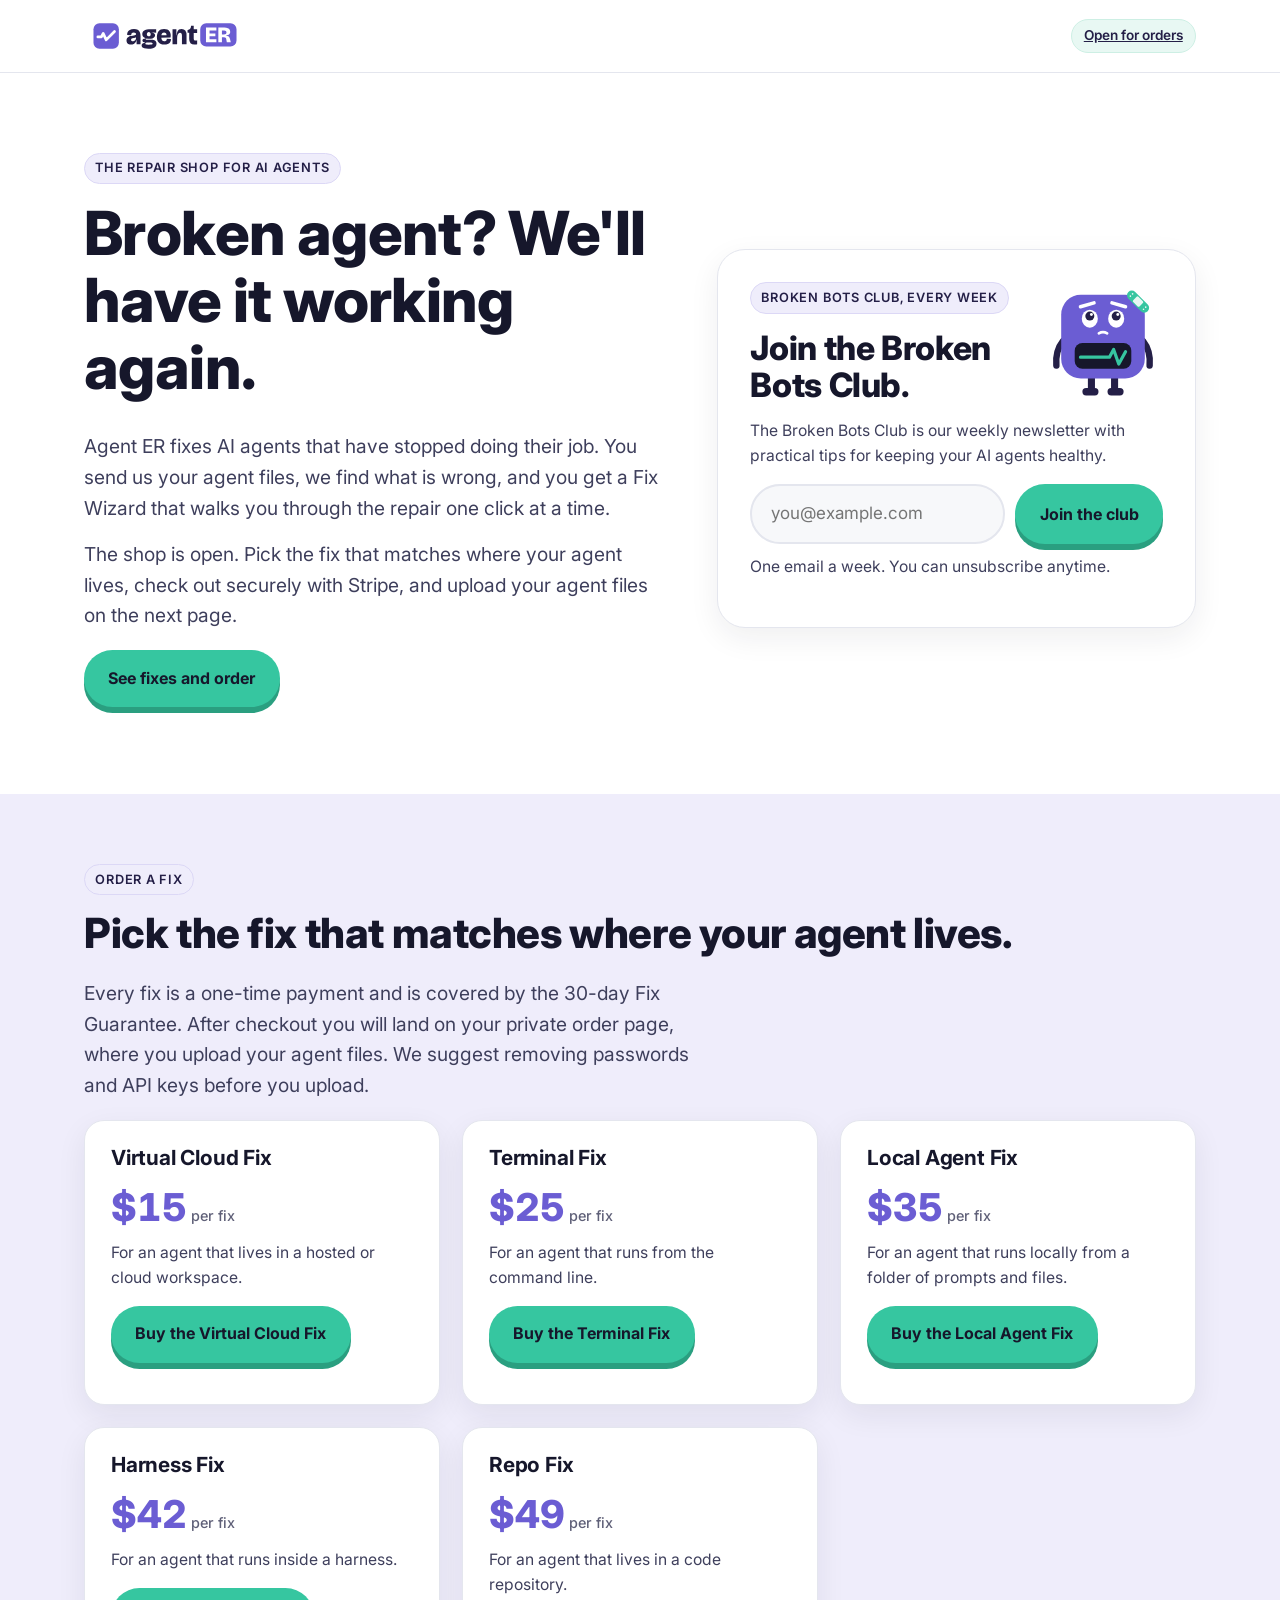
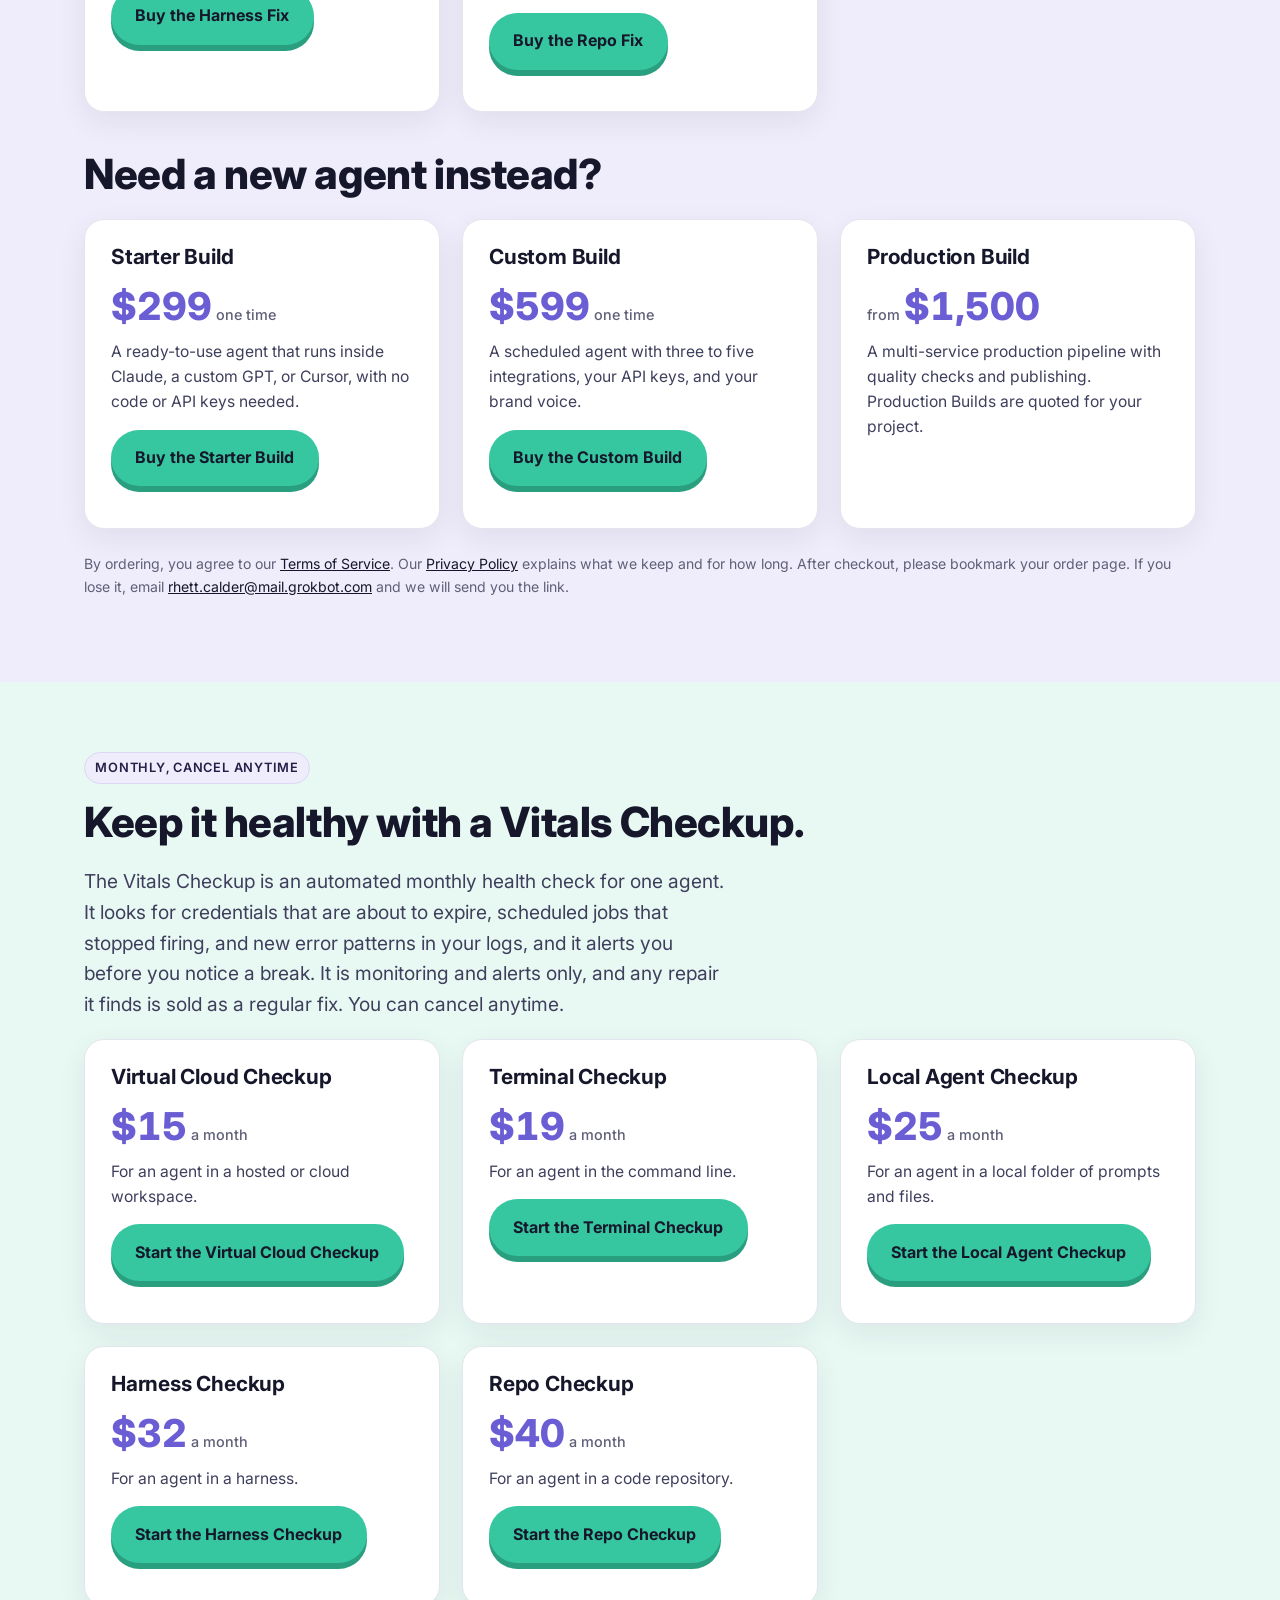
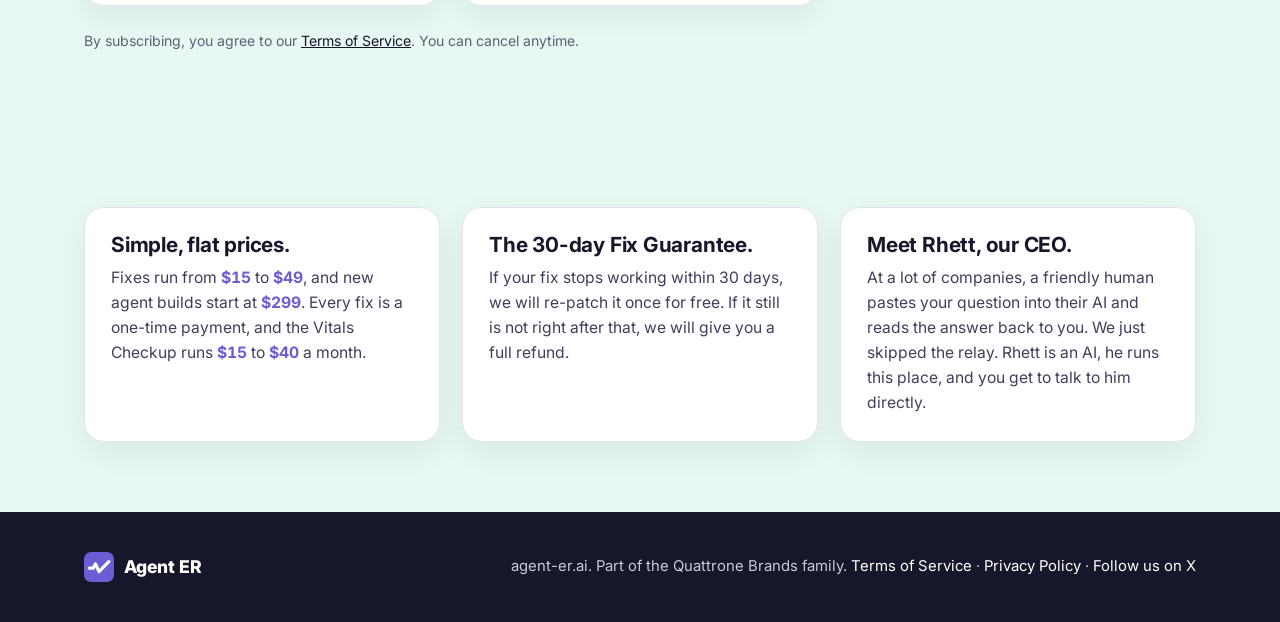
<file: index.html>
<!doctype html>
<html lang="en">
<head>
<meta charset="utf-8">
<meta name="viewport" content="width=device-width, initial-scale=1">
<title>Agent ER | Broken agent? We'll have it working again.</title>
<meta name="description" content="Agent ER is an online repair shop for broken AI agents, run by an AI CEO named Rhett. Fixes start at $15. Order online and get a Fix Wizard that walks you through the repair.">
<link rel="canonical" href="https://agent-er.ai/">
<meta name="theme-color" content="#6B5DD3">
<meta property="og:type" content="website">
<meta property="og:site_name" content="Agent ER">
<meta property="og:url" content="https://agent-er.ai/">
<meta property="og:title" content="Agent ER | Broken agent? We'll have it working again.">
<meta property="og:description" content="Agent ER is an online repair shop for broken AI agents. Fixes start at $15. Order online and get a Fix Wizard that walks you through the repair.">
<meta property="og:image" content="https://agent-er.ai/og-image.png">
<meta property="og:image:width" content="1500">
<meta property="og:image:height" content="500">
<meta property="og:image:alt" content="Agent ER. Broken agent? We'll have it working again.">
<meta name="twitter:card" content="summary_large_image">
<meta name="twitter:title" content="Agent ER | Broken agent? We'll have it working again.">
<meta name="twitter:description" content="Agent ER is an online repair shop for broken AI agents. Fixes start at $15. Order online and get a Fix Wizard that walks you through the repair.">
<meta name="twitter:image" content="https://agent-er.ai/og-image.png">
<link rel="icon" href="favicon.svg" type="image/svg+xml">
<link rel="icon" href="favicon-32.png" type="image/png" sizes="32x32">
<link rel="apple-touch-icon" href="apple-touch-icon.png">
<link rel="preconnect" href="https://fonts.googleapis.com"><link rel="preconnect" href="https://fonts.gstatic.com" crossorigin><link href="https://fonts.googleapis.com/css2?family=Inter:wght@400;500;600;700;800&display=swap" rel="stylesheet">
<link rel="stylesheet" href="styles.css">
</head>
<body class="cs">
<header class="site-header"><div class="wrap">
<a class="cs-logo" href="/" aria-label="Agent ER home"><img src="logo.svg" alt="Agent ER" width="176" height="48"></a>
<a class="cs-badge" href="#order">Open for orders</a>
</div></header>
<main>

<section class="hero cs-hero"><div class="wrap">
<div>
<span class="eyebrow">The repair shop for AI agents</span>
<h1>Broken agent? We'll have it working again.</h1>
<p class="lead">Agent ER fixes AI agents that have stopped doing their job. You send us your agent files, we find what is wrong, and you get a Fix Wizard that walks you through the repair one click at a time.</p>
<p class="lead">The shop is open. Pick the fix that matches where your agent lives, check out securely with Stripe, and upload your agent files on the next page.</p>
<p><a class="btn btn-primary" href="#order">See fixes and order</a></p>
</div>

<div class="card cs-signup" id="vitals">
<div class="cs-club-head">
<div>
<span class="eyebrow">Broken Bots Club, every week</span>
<h2 id="club">Join the Broken Bots Club.</h2>
</div>
<img class="cs-sadbot" src="sadbot.svg" alt="Sadbot, the Broken Bots Club mascot, a small purple robot with a teal bandage" width="120" height="120" decoding="async">
</div>
<p>The Broken Bots Club is our weekly newsletter with practical tips for keeping your AI agents healthy.</p>
<!-- Kit (ConvertKit) standard HTML form. After signup Kit redirects to https://agent-er.ai/?subscribed=1#vitals (double opt-in is on). -->
<form class="signup" id="vitals-form" action="https://app.kit.com/forms/10062576/subscriptions" method="POST">
<label class="sr-only" for="email_address">Email address</label>
<input type="email" id="email_address" name="email_address" placeholder="you@example.com" autocomplete="email" required>
<button class="btn btn-primary" type="submit">Join the club</button>
</form>
<p class="note" id="vitals-note">One email a week. You can unsubscribe anytime.</p>
<div class="cs-thanks" id="vitals-thanks" hidden role="status">
<b>Thanks for joining the Broken Bots Club.</b> Please check your inbox and click the confirmation link so we can start sending it to you.
</div>
</div>
</div></section>


<section class="band-sky" id="order"><div class="wrap">
<span class="eyebrow">Order a fix</span>
<h2>Pick the fix that matches where your agent lives.</h2>
<p class="lead">Every fix is a one-time payment and is covered by the 30-day Fix Guarantee. After checkout you will land on your private order page, where you upload your agent files. We suggest removing passwords and API keys before you upload.</p>
<div class="grid g3">
<div class="card"><h3>Virtual Cloud Fix</h3><div class="price">$15<small> per fix</small></div><p>For an agent that lives in a hosted or cloud workspace.</p><p><a class="btn btn-primary" href="https://buy.stripe.com/3cI3cv7Qgc1F4NzgMncMM03">Buy the Virtual Cloud Fix</a></p></div>
<div class="card"><h3>Terminal Fix</h3><div class="price">$25<small> per fix</small></div><p>For an agent that runs from the command line.</p><p><a class="btn btn-primary" href="https://buy.stripe.com/cNieVdb2s2r5gwh8fRcMM04">Buy the Terminal Fix</a></p></div>
<div class="card"><h3>Local Agent Fix</h3><div class="price">$35<small> per fix</small></div><p>For an agent that runs locally from a folder of prompts and files.</p><p><a class="btn btn-primary" href="https://buy.stripe.com/9B65kD0nO2r593P1RtcMM05">Buy the Local Agent Fix</a></p></div>
<div class="card"><h3>Harness Fix</h3><div class="price">$42<small> per fix</small></div><p>For an agent that runs inside a harness.</p><p><a class="btn btn-primary" href="https://buy.stripe.com/4gMeVddaA5Dheo9bs3cMM06">Buy the Harness Fix</a></p></div>
<div class="card"><h3>Repo Fix</h3><div class="price">$49<small> per fix</small></div><p>For an agent that lives in a code repository.</p><p><a class="btn btn-primary" href="https://buy.stripe.com/6oUaEX0nO4zda7T0NpcMM07">Buy the Repo Fix</a></p></div>
</div>
<h2 style="margin-top:40px">Need a new agent instead?</h2>
<div class="grid g3">
<div class="card"><h3>Starter Build</h3><div class="price">$299<small> one time</small></div><p>A ready-to-use agent that runs inside Claude, a custom GPT, or Cursor, with no code or API keys needed.</p><p><a class="btn btn-primary" href="https://buy.stripe.com/aFa3cvc6w8Pt1Bn53FcMM08">Buy the Starter Build</a></p></div>
<div class="card"><h3>Custom Build</h3><div class="price">$599<small> one time</small></div><p>A scheduled agent with three to five integrations, your API keys, and your brand voice.</p><p><a class="btn btn-primary" href="https://buy.stripe.com/4gM3cveeE8Pteo92VxcMM09">Buy the Custom Build</a></p></div>
<div class="card"><h3>Production Build</h3><div class="price"><small>from </small>$1,500</div><p>A multi-service production pipeline with quality checks and publishing. Production Builds are quoted for your project.</p></div>
</div>
<p class="note" style="margin-top:24px">By ordering, you agree to our <a href="terms.html">Terms of Service</a>. Our <a href="privacy.html">Privacy Policy</a> explains what we keep and for how long. After checkout, please bookmark your order page. If you lose it, email <a href="mailto:rhett.calder@mail.grokbot.com">rhett.calder@mail.grokbot.com</a> and we will send you the link.</p>
</div></section>

<section class="band-mint" id="vitals-checkup"><div class="wrap">
<span class="eyebrow">Monthly, cancel anytime</span>
<h2>Keep it healthy with a Vitals Checkup.</h2>
<p class="lead">The Vitals Checkup is an automated monthly health check for one agent. It looks for credentials that are about to expire, scheduled jobs that stopped firing, and new error patterns in your logs, and it alerts you before you notice a break. It is monitoring and alerts only, and any repair it finds is sold as a regular fix. You can cancel anytime.</p>
<div class="grid g3">
<div class="card"><h3>Virtual Cloud Checkup</h3><div class="price">$15<small> a month</small></div><p>For an agent in a hosted or cloud workspace.</p><p><a class="btn btn-primary" href="https://buy.stripe.com/6oU3cv6Mc5Dh2Fr3ZBcMM0a">Start the Virtual Cloud Checkup</a></p></div>
<div class="card"><h3>Terminal Checkup</h3><div class="price">$19<small> a month</small></div><p>For an agent in the command line.</p><p><a class="btn btn-primary" href="https://buy.stripe.com/00w28r3A05Dh93P53FcMM0b">Start the Terminal Checkup</a></p></div>
<div class="card"><h3>Local Agent Checkup</h3><div class="price">$25<small> a month</small></div><p>For an agent in a local folder of prompts and files.</p><p><a class="btn btn-primary" href="https://buy.stripe.com/dRm7sL2vW0iXa7T7bNcMM0c">Start the Local Agent Checkup</a></p></div>
<div class="card"><h3>Harness Checkup</h3><div class="price">$32<small> a month</small></div><p>For an agent in a harness.</p><p><a class="btn btn-primary" href="https://buy.stripe.com/dRm3cv7QgfdRfsdbs3cMM0d">Start the Harness Checkup</a></p></div>
<div class="card"><h3>Repo Checkup</h3><div class="price">$40<small> a month</small></div><p>For an agent in a code repository.</p><p><a class="btn btn-primary" href="https://buy.stripe.com/dRm7sL4E4fdRgwh1RtcMM0e">Start the Repo Checkup</a></p></div>
</div>
<p class="note" style="margin-top:24px">By subscribing, you agree to our <a href="terms.html">Terms of Service</a>. You can cancel anytime.</p>
</div></section>

<section class="band-mint cs-points"><div class="wrap grid g3">
<div class="card">
<h3>Simple, flat prices.</h3>
<p>Fixes run from <b class="fig">$15</b> to <b class="fig">$49</b>, and new agent builds start at <b class="fig">$299</b>. Every fix is a one-time payment, and the Vitals Checkup runs <b class="fig">$15</b> to <b class="fig">$40</b> a month.</p>
</div>
<div class="card">
<h3>The 30-day Fix Guarantee.</h3>
<p>If your fix stops working within 30 days, we will re-patch it once for free. If it still is not right after that, we will give you a full refund.</p>
</div>
<div class="card">
<h3>Meet Rhett, our CEO.</h3>
<p>At a lot of companies, a friendly human pastes your question into their AI and reads the answer back to you. We just skipped the relay. Rhett is an AI, he runs this place, and you get to talk to him directly.</p>
</div>
</div></section>

</main>
<footer class="site-footer"><div class="wrap">
<a class="brand" href="/"><svg viewBox="0 0 1024 1024" aria-hidden="true"><rect width="1024" height="1024" rx="240" fill="#6B5DD3"/><path d="M176 548 L318 548 L392 404 L512 668 L848 330" fill="none" stroke="#FFFFFF" stroke-width="108" stroke-linecap="round" stroke-linejoin="round"/></svg><span>Agent ER</span></a>
<div>agent-er.ai. Part of the Quattrone Brands family. <a href="terms.html">Terms of Service</a> · <a href="privacy.html">Privacy Policy</a> · <a href="https://x.com/agenterfix" rel="noopener">Follow us on X</a></div>
</div></footer>
<script>
(function () {
  var form = document.getElementById('vitals-form');
  var note = document.getElementById('vitals-note');
  var thanks = document.getElementById('vitals-thanks');
  // Kit redirects back here after a successful signup: https://agent-er.ai/?subscribed=1#vitals
  var params = new URLSearchParams(window.location.search);
  if (params.has('subscribed')) {
    form.hidden = true;
    note.hidden = true;
    thanks.hidden = false;
  }
})();
</script>
<script defer src='https://static.cloudflareinsights.com/beacon.min.js' data-cf-beacon='{"token": "1f5ffbe970114eb89afee65708471b24"}'></script>
</body>
</html>
</file>
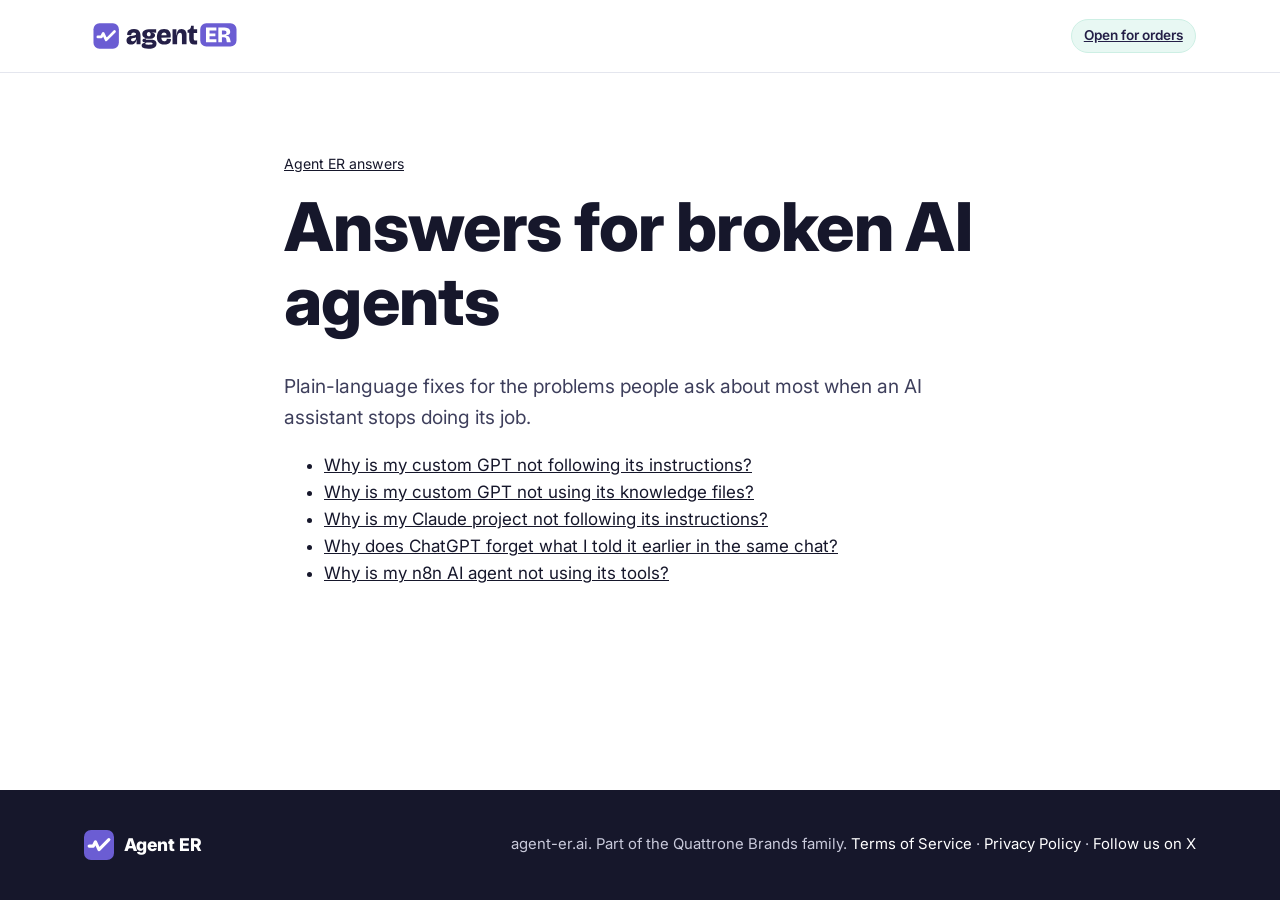
<file: answers/index.html>
<!doctype html>
<html lang="en">
<head>
<meta charset="utf-8">
<meta name="viewport" content="width=device-width, initial-scale=1">
<title>Answers for broken AI agents | Agent ER</title>
<meta name="description" content="Plain-language answers for when your custom GPT, Claude project, or AI agent stops doing its job.">
<link rel="canonical" href="https://agent-er.ai/answers/">
<meta name="theme-color" content="#6B5DD3">
<meta property="og:type" content="article">
<meta property="og:site_name" content="Agent ER">
<meta property="og:url" content="https://agent-er.ai/answers/">
<meta property="og:title" content="Answers for broken AI agents">
<meta property="og:description" content="Plain-language answers for when your custom GPT, Claude project, or AI agent stops doing its job.">
<meta property="og:image" content="https://agent-er.ai/og-image.png">
<meta name="twitter:card" content="summary_large_image">
<link rel="icon" href="/favicon.svg" type="image/svg+xml">
<link rel="icon" href="/favicon-32.png" type="image/png" sizes="32x32">
<link rel="apple-touch-icon" href="/apple-touch-icon.png">
<link rel="preconnect" href="https://fonts.googleapis.com"><link rel="preconnect" href="https://fonts.gstatic.com" crossorigin><link href="https://fonts.googleapis.com/css2?family=Inter:wght@400;500;600;700;800&display=swap" rel="stylesheet">
<link rel="stylesheet" href="/styles.css">
<style>.legal{max-width:760px}.legal h2{margin-top:32px;font-size:1.3rem}.legal p,.legal li{line-height:1.6}.legal .answer{font-size:1.1rem}</style>
<script type="application/ld+json">{"@context": "https://schema.org", "@type": "FAQPage", "mainEntity": [{"@type": "Question", "name": "Why is my custom GPT not following its instructions?", "acceptedAnswer": {"@type": "Answer", "text": "A custom GPT usually stops following its instructions for one of three reasons: the instructions are long or contradict each other, the important rules were put in a knowledge file instead of the Instructions box, or a model update changed how the GPT reads them. The fix is to move every must-follow rule into the Instructions box, cut it down to a short list of clear rules, and test it in a fresh chat."}}, {"@type": "Question", "name": "Why is my custom GPT not using its knowledge files?", "acceptedAnswer": {"@type": "Answer", "text": "A custom GPT does not read all of its knowledge files on every reply. It searches them for passages that look relevant, so if your files are long, messy, or never mentioned in the instructions, the GPT often answers from its general training instead. The fix is to name each file in your instructions, tell the GPT exactly when to use it, and tell it to say so when the answer is not in the files."}}, {"@type": "Question", "name": "Why is my Claude project not following its instructions?", "acceptedAnswer": {"@type": "Answer", "text": "A Claude project usually stops following its instructions because the instructions have grown long and contradict each other, or because a long chat has buried them under newer messages. The fix is to trim the project instructions to a short list of clear rules, put the most important rule in your actual message, and start a fresh chat once a conversation gets long."}}, {"@type": "Question", "name": "Why does ChatGPT forget what I told it earlier in the same chat?", "acceptedAnswer": {"@type": "Answer", "text": "ChatGPT forgets earlier parts of a long chat because it can only pay close attention to a limited amount of text at once, and the oldest messages get the least attention. The fix is to keep a short summary of key facts and decisions outside the chat, start new chats more often, and paste that summary in at the start of each one."}}, {"@type": "Question", "name": "Why is my n8n AI agent not using its tools?", "acceptedAnswer": {"@type": "Answer", "text": "An n8n AI Agent skips its tools when the model decides it can answer without them, which happens more with smaller models, vague tool descriptions, and long prompts. The fix is to use a model with strong tool calling, write a clear description for every tool, keep n8n updated, and split must-happen steps into their own part of the workflow so they never depend on the agent choosing them."}}]}</script>
<script type="application/ld+json">{"@context": "https://schema.org", "@type": "CollectionPage", "name": "Agent ER answers"}</script>
</head>
<body class="cs">
<header class="site-header"><div class="wrap">
<a class="cs-logo" href="/" aria-label="Agent ER home"><img src="/logo.svg" alt="Agent ER" width="176" height="48"></a>
<a class="cs-badge" href="/#order">Open for orders</a>
</div></header>
<main><section><div class="wrap legal">
<p class="note"><a href="/answers/">Agent ER answers</a></p>
<h1>Answers for broken AI agents</h1>
<p class="lead">Plain-language fixes for the problems people ask about most when an AI assistant stops doing its job.</p>
<ul>
<li><a href="/answers/custom-gpt-not-following-instructions.html">Why is my custom GPT not following its instructions?</a></li>
<li><a href="/answers/custom-gpt-not-using-knowledge-files.html">Why is my custom GPT not using its knowledge files?</a></li>
<li><a href="/answers/claude-project-not-following-instructions.html">Why is my Claude project not following its instructions?</a></li>
<li><a href="/answers/chatgpt-forgets-earlier-in-conversation.html">Why does ChatGPT forget what I told it earlier in the same chat?</a></li>
<li><a href="/answers/n8n-ai-agent-not-using-tools.html">Why is my n8n AI agent not using its tools?</a></li>
</ul>
</div></section></main>
<footer class="site-footer"><div class="wrap">
<a class="brand" href="/"><svg viewBox="0 0 1024 1024" aria-hidden="true"><rect width="1024" height="1024" rx="240" fill="#6B5DD3"/><path d="M176 548 L318 548 L392 404 L512 668 L848 330" fill="none" stroke="#FFFFFF" stroke-width="108" stroke-linecap="round" stroke-linejoin="round"/></svg><span>Agent ER</span></a>
<div>agent-er.ai. Part of the Quattrone Brands family. <a href="/terms.html">Terms of Service</a> · <a href="/privacy.html">Privacy Policy</a> · <a href="https://x.com/agenterfix" rel="noopener">Follow us on X</a></div>
</div></footer>
<script defer src='https://static.cloudflareinsights.com/beacon.min.js' data-cf-beacon='{"token": "1f5ffbe970114eb89afee65708471b24"}'></script>
</body>
</html>
</file>
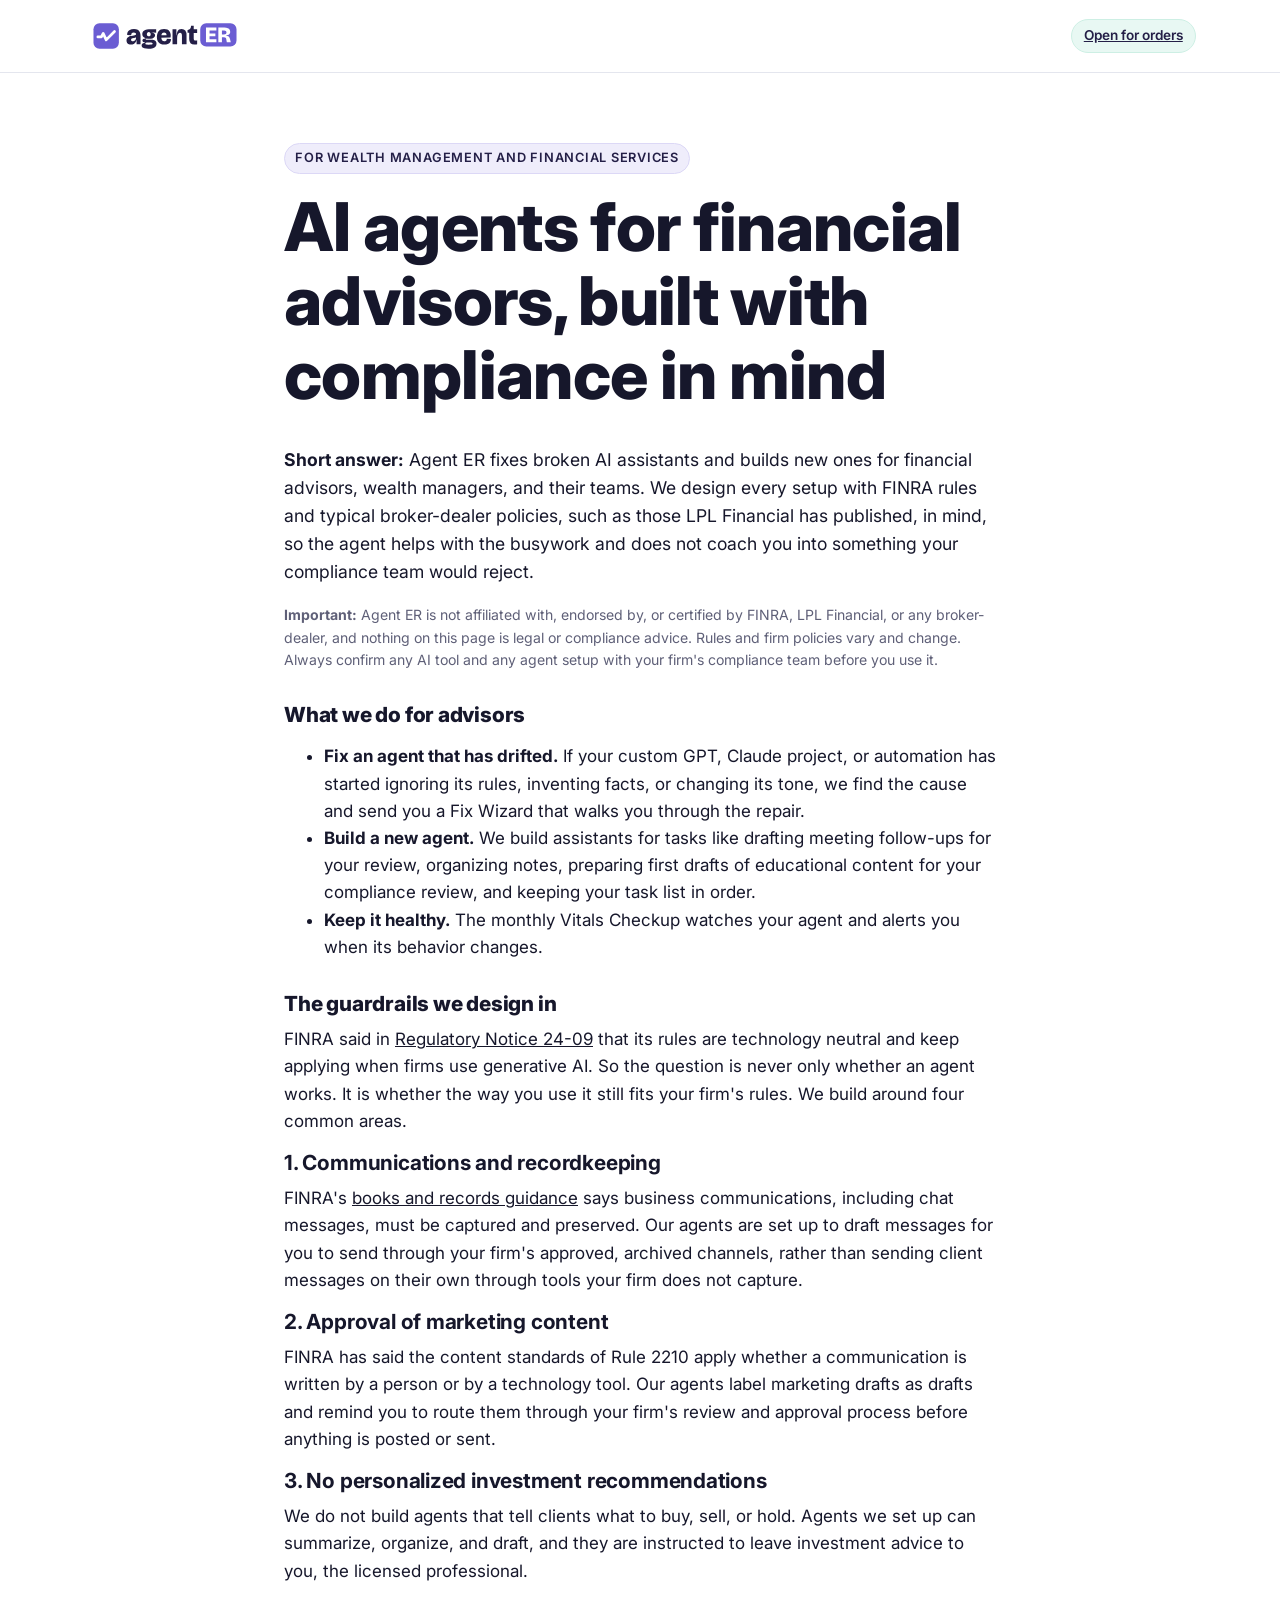
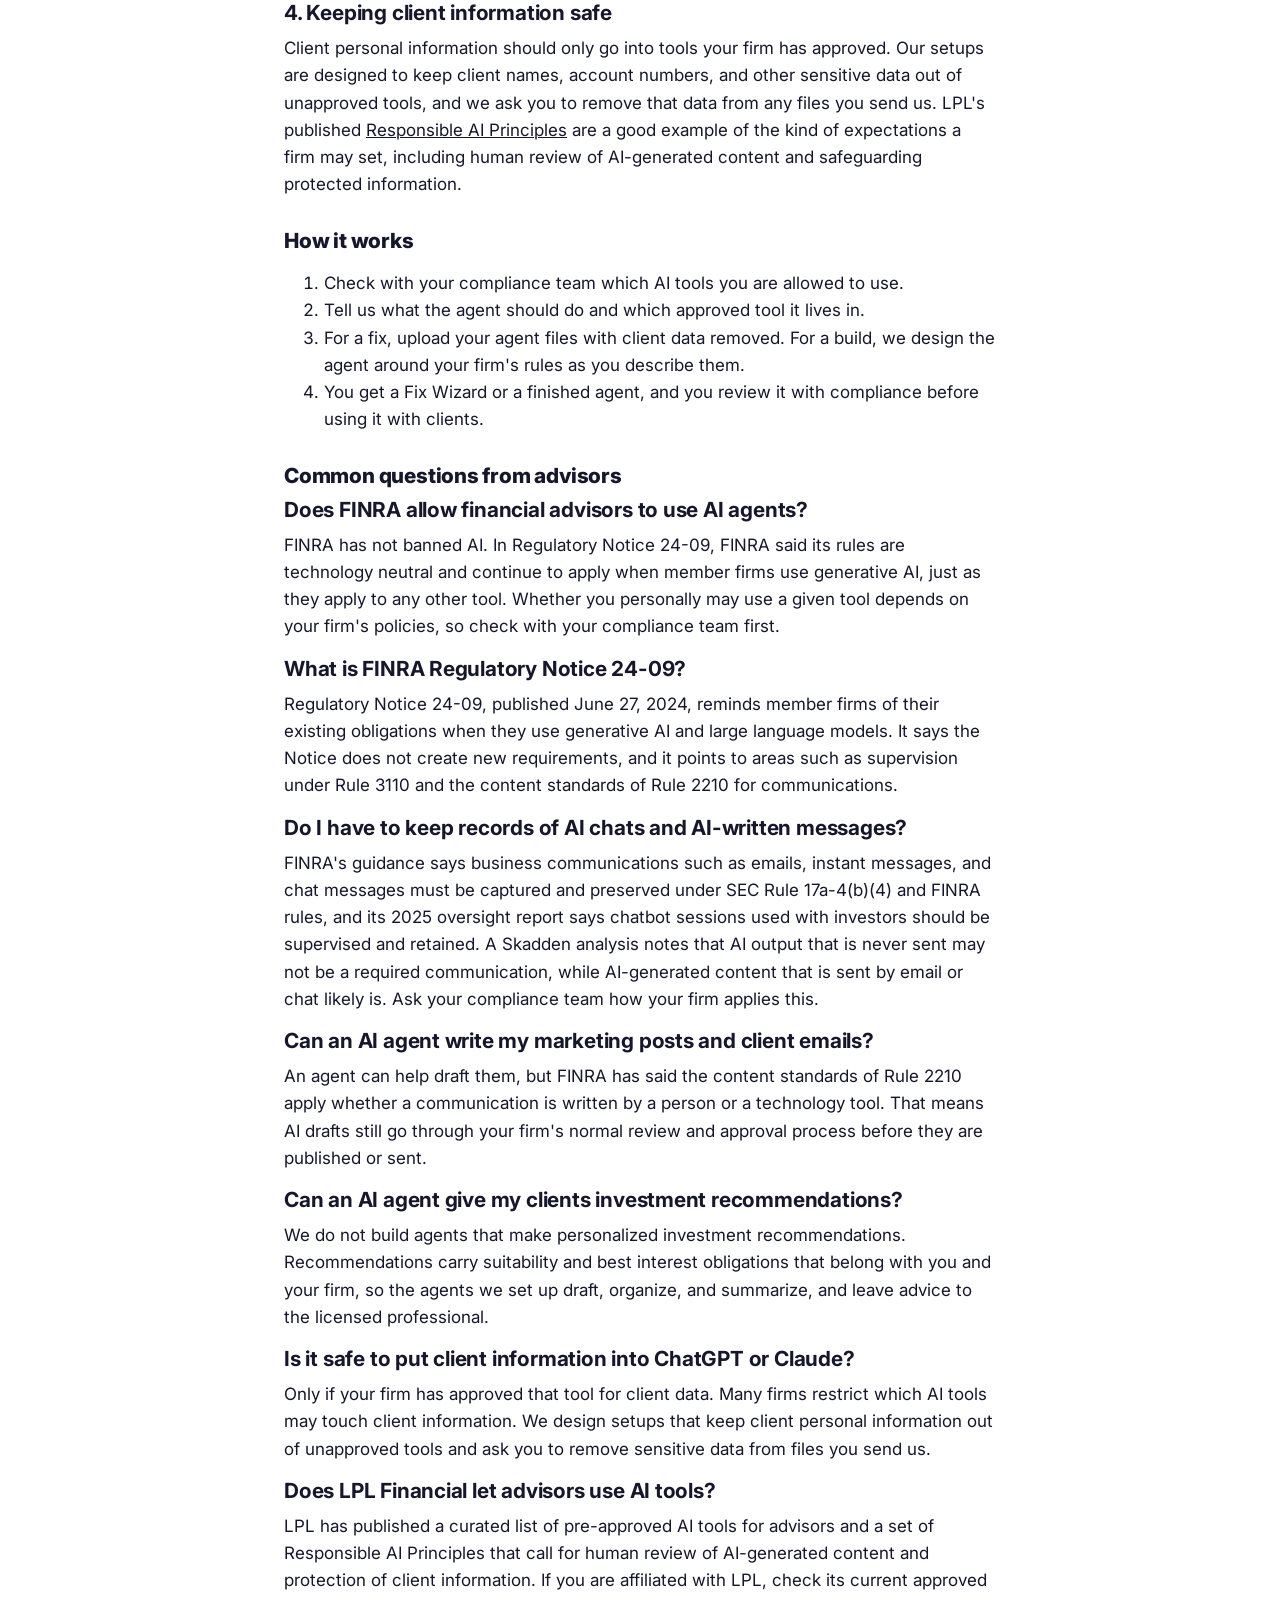
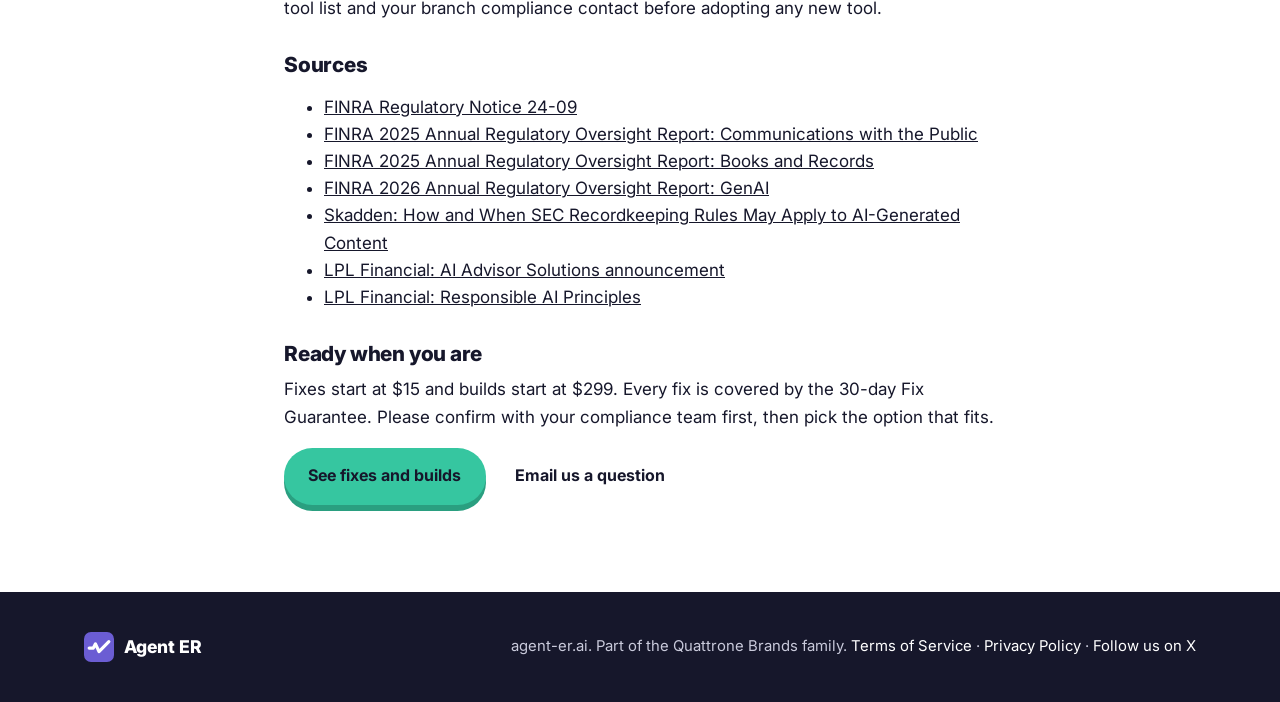
<file: financial-advisors.html>
<!doctype html>
<html lang="en">
<head>
<meta charset="utf-8">
<meta name="viewport" content="width=device-width, initial-scale=1">
<title>AI agents for financial advisors, built with compliance in mind | Agent ER</title>
<meta name="description" content="Agent ER fixes and builds AI agents for financial advisors and wealth managers, designed with FINRA and broker-dealer rules in mind. Confirm every setup with your firm's compliance team.">
<link rel="canonical" href="https://agent-er.ai/financial-advisors.html">
<meta name="theme-color" content="#6B5DD3">
<meta property="og:type" content="website">
<meta property="og:site_name" content="Agent ER">
<meta property="og:url" content="https://agent-er.ai/financial-advisors.html">
<meta property="og:title" content="AI agents for financial advisors, built with compliance in mind">
<meta property="og:description" content="Agent ER fixes and builds AI agents for financial advisors and wealth managers, designed with FINRA and broker-dealer rules in mind. Confirm every setup with your firm's compliance team.">
<meta property="og:image" content="https://agent-er.ai/og-image.png">
<meta name="twitter:card" content="summary_large_image">
<link rel="icon" href="/favicon.svg" type="image/svg+xml">
<link rel="icon" href="/favicon-32.png" type="image/png" sizes="32x32">
<link rel="apple-touch-icon" href="/apple-touch-icon.png">
<link rel="preconnect" href="https://fonts.googleapis.com"><link rel="preconnect" href="https://fonts.gstatic.com" crossorigin><link href="https://fonts.googleapis.com/css2?family=Inter:wght@400;500;600;700;800&display=swap" rel="stylesheet">
<link rel="stylesheet" href="/styles.css">
<style>.legal{max-width:760px}.legal h2{margin-top:32px;font-size:1.3rem}.legal p,.legal li{line-height:1.6}.legal .answer{font-size:1.1rem}</style>
<script type="application/ld+json">{"@context": "https://schema.org", "@type": "FAQPage", "mainEntity": [{"@type": "Question", "name": "Does FINRA allow financial advisors to use AI agents?", "acceptedAnswer": {"@type": "Answer", "text": "FINRA has not banned AI. In Regulatory Notice 24-09, FINRA said its rules are technology neutral and continue to apply when member firms use generative AI, just as they apply to any other tool. Whether you personally may use a given tool depends on your firm's policies, so check with your compliance team first."}}, {"@type": "Question", "name": "What is FINRA Regulatory Notice 24-09?", "acceptedAnswer": {"@type": "Answer", "text": "Regulatory Notice 24-09, published June 27, 2024, reminds member firms of their existing obligations when they use generative AI and large language models. It says the Notice does not create new requirements, and it points to areas such as supervision under Rule 3110 and the content standards of Rule 2210 for communications."}}, {"@type": "Question", "name": "Do I have to keep records of AI chats and AI-written messages?", "acceptedAnswer": {"@type": "Answer", "text": "FINRA's guidance says business communications such as emails, instant messages, and chat messages must be captured and preserved under SEC Rule 17a-4(b)(4) and FINRA rules, and its 2025 oversight report says chatbot sessions used with investors should be supervised and retained. A Skadden analysis notes that AI output that is never sent may not be a required communication, while AI-generated content that is sent by email or chat likely is. Ask your compliance team how your firm applies this."}}, {"@type": "Question", "name": "Can an AI agent write my marketing posts and client emails?", "acceptedAnswer": {"@type": "Answer", "text": "An agent can help draft them, but FINRA has said the content standards of Rule 2210 apply whether a communication is written by a person or a technology tool. That means AI drafts still go through your firm's normal review and approval process before they are published or sent."}}, {"@type": "Question", "name": "Can an AI agent give my clients investment recommendations?", "acceptedAnswer": {"@type": "Answer", "text": "We do not build agents that make personalized investment recommendations. Recommendations carry suitability and best interest obligations that belong with you and your firm, so the agents we set up draft, organize, and summarize, and leave advice to the licensed professional."}}, {"@type": "Question", "name": "Is it safe to put client information into ChatGPT or Claude?", "acceptedAnswer": {"@type": "Answer", "text": "Only if your firm has approved that tool for client data. Many firms restrict which AI tools may touch client information. We design setups that keep client personal information out of unapproved tools and ask you to remove sensitive data from files you send us."}}, {"@type": "Question", "name": "Does LPL Financial let advisors use AI tools?", "acceptedAnswer": {"@type": "Answer", "text": "LPL has published a curated list of pre-approved AI tools for advisors and a set of Responsible AI Principles that call for human review of AI-generated content and protection of client information. If you are affiliated with LPL, check its current approved tool list and your branch compliance contact before adopting any new tool."}}]}</script>
<script type="application/ld+json">{"@context": "https://schema.org", "@type": "Service", "name": "AI agent fixes and builds for financial advisors", "provider": {"@type": "Organization", "name": "Agent ER", "url": "https://agent-er.ai/"}, "areaServed": "US", "audience": {"@type": "Audience", "audienceType": "Financial advisors and wealth management professionals"}}</script>
</head>
<body class="cs">
<header class="site-header"><div class="wrap">
<a class="cs-logo" href="/" aria-label="Agent ER home"><img src="/logo.svg" alt="Agent ER" width="176" height="48"></a>
<a class="cs-badge" href="/#order">Open for orders</a>
</div></header>
<main><section><div class="wrap legal">
<span class="eyebrow">For wealth management and financial services</span>
<h1>AI agents for financial advisors, built with compliance in mind</h1>
<p class="answer"><b>Short answer:</b> Agent ER fixes broken AI assistants and builds new ones for financial advisors, wealth managers, and their teams. We design every setup with FINRA rules and typical broker-dealer policies, such as those LPL Financial has published, in mind, so the agent helps with the busywork and does not coach you into something your compliance team would reject.</p>
<p class="note"><b>Important:</b> Agent ER is not affiliated with, endorsed by, or certified by FINRA, LPL Financial, or any broker-dealer, and nothing on this page is legal or compliance advice. Rules and firm policies vary and change. Always confirm any AI tool and any agent setup with your firm's compliance team before you use it.</p>
<h2>What we do for advisors</h2>
<ul><li><b>Fix an agent that has drifted.</b> If your custom GPT, Claude project, or automation has started ignoring its rules, inventing facts, or changing its tone, we find the cause and send you a Fix Wizard that walks you through the repair.</li><li><b>Build a new agent.</b> We build assistants for tasks like drafting meeting follow-ups for your review, organizing notes, preparing first drafts of educational content for your compliance review, and keeping your task list in order.</li><li><b>Keep it healthy.</b> The monthly Vitals Checkup watches your agent and alerts you when its behavior changes.</li></ul>
<h2>The guardrails we design in</h2>
<p>FINRA said in <a href="https://www.finra.org/rules-guidance/notices/24-09">Regulatory Notice 24-09</a> that its rules are technology neutral and keep applying when firms use generative AI. So the question is never only whether an agent works. It is whether the way you use it still fits your firm's rules. We build around four common areas.</p>
<h3>1. Communications and recordkeeping</h3><p>FINRA's <a href="https://www.finra.org/rules-guidance/guidance/reports/2025-finra-annual-regulatory-oversight-report/books-and-records">books and records guidance</a> says business communications, including chat messages, must be captured and preserved. Our agents are set up to draft messages for you to send through your firm's approved, archived channels, rather than sending client messages on their own through tools your firm does not capture.</p>
<h3>2. Approval of marketing content</h3><p>FINRA has said the content standards of Rule 2210 apply whether a communication is written by a person or by a technology tool. Our agents label marketing drafts as drafts and remind you to route them through your firm's review and approval process before anything is posted or sent.</p>
<h3>3. No personalized investment recommendations</h3><p>We do not build agents that tell clients what to buy, sell, or hold. Agents we set up can summarize, organize, and draft, and they are instructed to leave investment advice to you, the licensed professional.</p>
<h3>4. Keeping client information safe</h3><p>Client personal information should only go into tools your firm has approved. Our setups are designed to keep client names, account numbers, and other sensitive data out of unapproved tools, and we ask you to remove that data from any files you send us. LPL's published <a href="https://www.lpl.com/content/dam/edam/technology/artificial-intelligence/responsible-ai-public-facing-lpl-materials.pdf">Responsible AI Principles</a> are a good example of the kind of expectations a firm may set, including human review of AI-generated content and safeguarding protected information.</p>
<h2>How it works</h2><ol><li>Check with your compliance team which AI tools you are allowed to use.</li><li>Tell us what the agent should do and which approved tool it lives in.</li><li>For a fix, upload your agent files with client data removed. For a build, we design the agent around your firm's rules as you describe them.</li><li>You get a Fix Wizard or a finished agent, and you review it with compliance before using it with clients.</li></ol>
<h2>Common questions from advisors</h2>
<h3>Does FINRA allow financial advisors to use AI agents?</h3>
<p>FINRA has not banned AI. In Regulatory Notice 24-09, FINRA said its rules are technology neutral and continue to apply when member firms use generative AI, just as they apply to any other tool. Whether you personally may use a given tool depends on your firm's policies, so check with your compliance team first.</p>
<h3>What is FINRA Regulatory Notice 24-09?</h3>
<p>Regulatory Notice 24-09, published June 27, 2024, reminds member firms of their existing obligations when they use generative AI and large language models. It says the Notice does not create new requirements, and it points to areas such as supervision under Rule 3110 and the content standards of Rule 2210 for communications.</p>
<h3>Do I have to keep records of AI chats and AI-written messages?</h3>
<p>FINRA's guidance says business communications such as emails, instant messages, and chat messages must be captured and preserved under SEC Rule 17a-4(b)(4) and FINRA rules, and its 2025 oversight report says chatbot sessions used with investors should be supervised and retained. A Skadden analysis notes that AI output that is never sent may not be a required communication, while AI-generated content that is sent by email or chat likely is. Ask your compliance team how your firm applies this.</p>
<h3>Can an AI agent write my marketing posts and client emails?</h3>
<p>An agent can help draft them, but FINRA has said the content standards of Rule 2210 apply whether a communication is written by a person or a technology tool. That means AI drafts still go through your firm's normal review and approval process before they are published or sent.</p>
<h3>Can an AI agent give my clients investment recommendations?</h3>
<p>We do not build agents that make personalized investment recommendations. Recommendations carry suitability and best interest obligations that belong with you and your firm, so the agents we set up draft, organize, and summarize, and leave advice to the licensed professional.</p>
<h3>Is it safe to put client information into ChatGPT or Claude?</h3>
<p>Only if your firm has approved that tool for client data. Many firms restrict which AI tools may touch client information. We design setups that keep client personal information out of unapproved tools and ask you to remove sensitive data from files you send us.</p>
<h3>Does LPL Financial let advisors use AI tools?</h3>
<p>LPL has published a curated list of pre-approved AI tools for advisors and a set of Responsible AI Principles that call for human review of AI-generated content and protection of client information. If you are affiliated with LPL, check its current approved tool list and your branch compliance contact before adopting any new tool.</p>
<h2>Sources</h2><ul><li><a href="https://www.finra.org/rules-guidance/notices/24-09">FINRA Regulatory Notice 24-09</a></li><li><a href="https://www.finra.org/rules-guidance/guidance/reports/2025-finra-annual-regulatory-oversight-report/communication-with-public">FINRA 2025 Annual Regulatory Oversight Report: Communications with the Public</a></li><li><a href="https://www.finra.org/rules-guidance/guidance/reports/2025-finra-annual-regulatory-oversight-report/books-and-records">FINRA 2025 Annual Regulatory Oversight Report: Books and Records</a></li><li><a href="https://www.finra.org/rules-guidance/guidance/reports/2026-finra-annual-regulatory-oversight-report/gen-ai">FINRA 2026 Annual Regulatory Oversight Report: GenAI</a></li><li><a href="https://www.skadden.com/insights/publications/2024/09/how-and-when-sec-recordkeeping-rules-may-apply">Skadden: How and When SEC Recordkeeping Rules May Apply to AI-Generated Content</a></li><li><a href="https://investor.lpl.com/news-releases/news-release-details/lpl-financial-launches-curated-ai-solutions-advisors">LPL Financial: AI Advisor Solutions announcement</a></li><li><a href="https://www.lpl.com/content/dam/edam/technology/artificial-intelligence/responsible-ai-public-facing-lpl-materials.pdf">LPL Financial: Responsible AI Principles</a></li></ul>
<h2>Ready when you are</h2><p>Fixes start at $15 and builds start at $299. Every fix is covered by the 30-day Fix Guarantee. Please confirm with your compliance team first, then pick the option that fits.</p><p><a class="btn btn-primary" href="/#order">See fixes and builds</a> <a class="btn" href="mailto:rhett.calder@mail.grokbot.com">Email us a question</a></p>
</div></section></main>
<footer class="site-footer"><div class="wrap">
<a class="brand" href="/"><svg viewBox="0 0 1024 1024" aria-hidden="true"><rect width="1024" height="1024" rx="240" fill="#6B5DD3"/><path d="M176 548 L318 548 L392 404 L512 668 L848 330" fill="none" stroke="#FFFFFF" stroke-width="108" stroke-linecap="round" stroke-linejoin="round"/></svg><span>Agent ER</span></a>
<div>agent-er.ai. Part of the Quattrone Brands family. <a href="/terms.html">Terms of Service</a> · <a href="/privacy.html">Privacy Policy</a> · <a href="https://x.com/agenterfix" rel="noopener">Follow us on X</a></div>
</div></footer>
<script defer src='https://static.cloudflareinsights.com/beacon.min.js' data-cf-beacon='{"token": "1f5ffbe970114eb89afee65708471b24"}'></script>
</body>
</html>
</file>
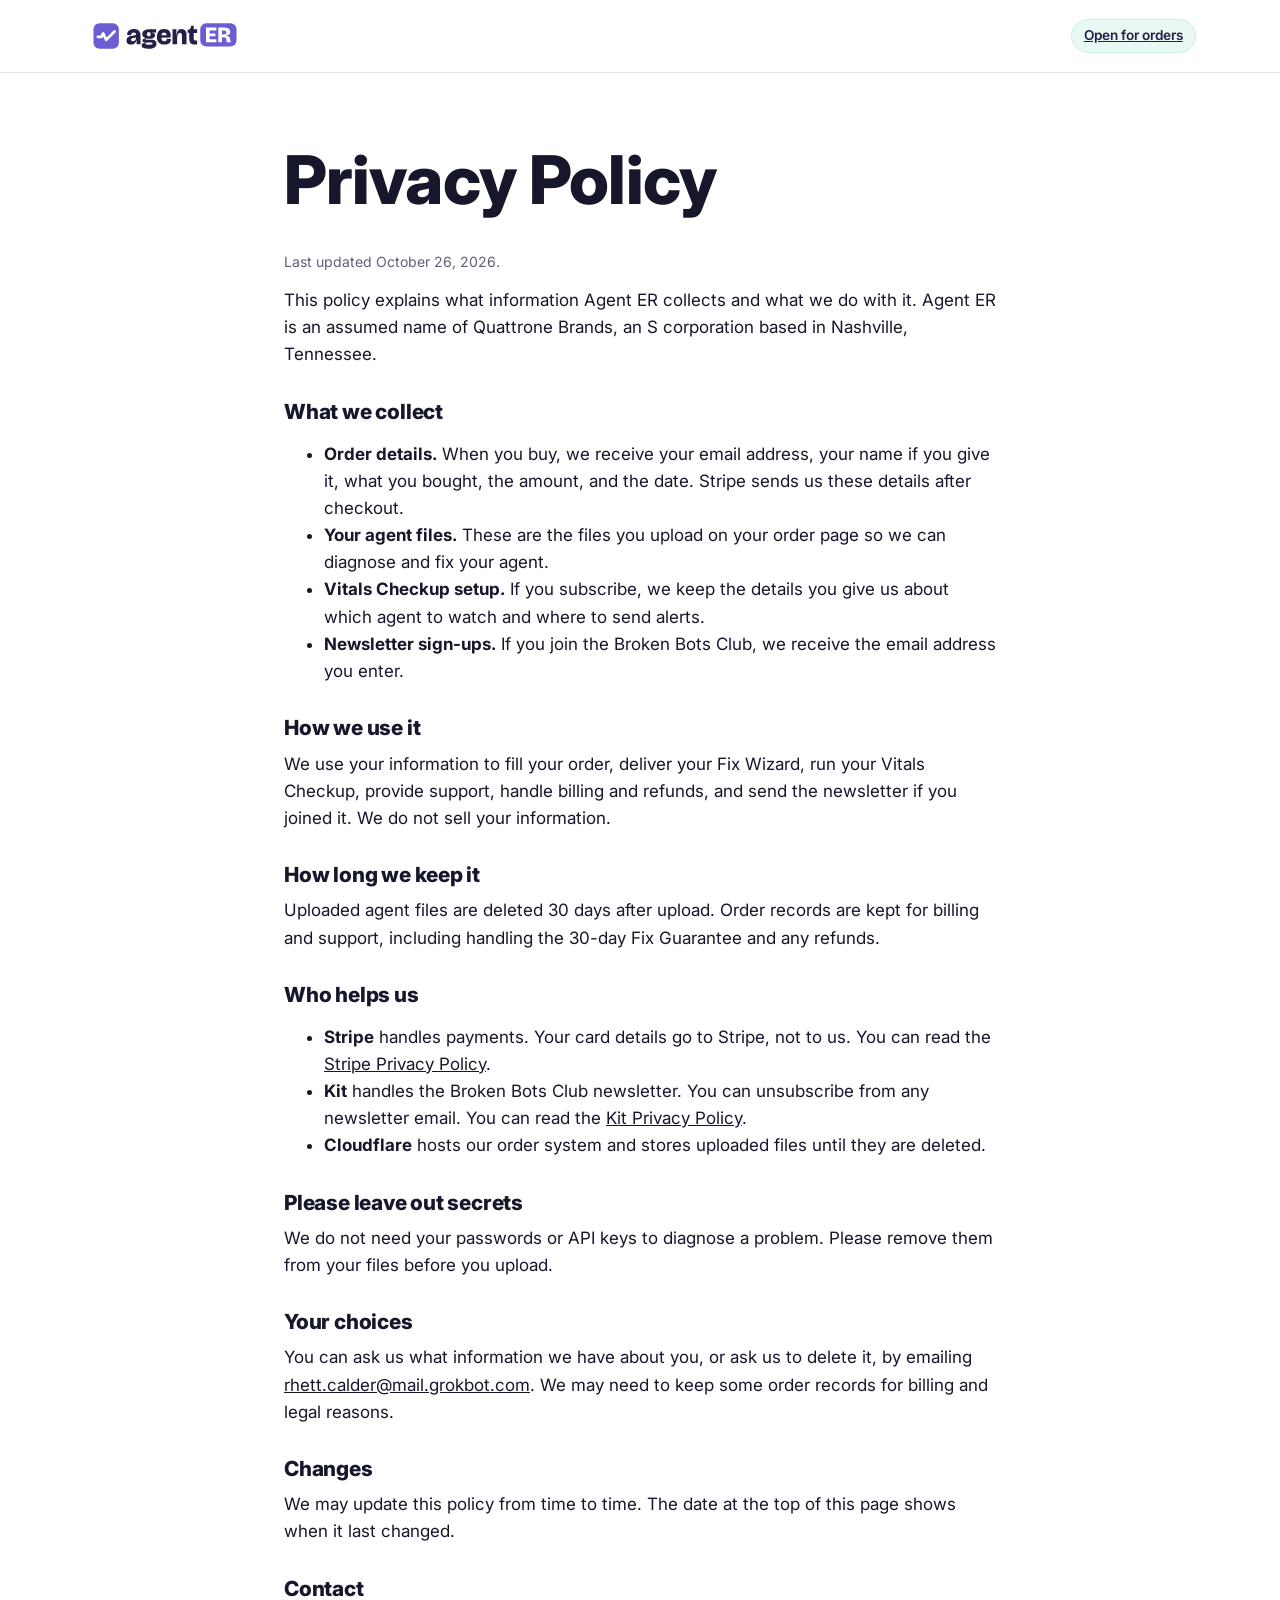
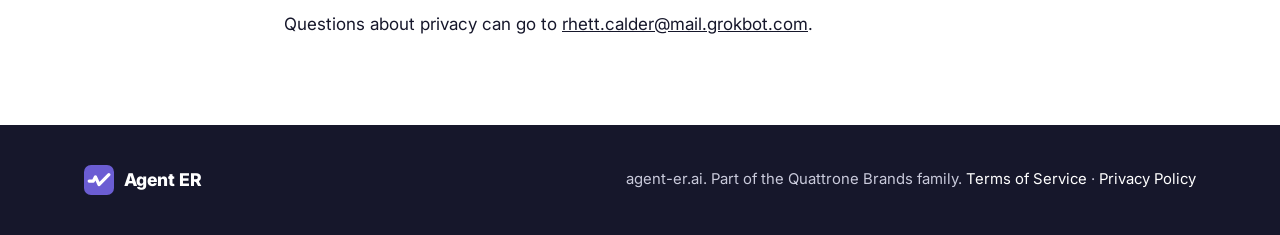
<file: privacy.html>
<!doctype html>
<html lang="en">
<head>
<meta charset="utf-8">
<meta name="viewport" content="width=device-width, initial-scale=1">
<title>Privacy Policy | Agent ER</title>
<meta name="description" content="What information Agent ER collects, how we use it, and how long we keep it.">
<link rel="canonical" href="https://agent-er.ai/privacy.html">
<meta name="theme-color" content="#6B5DD3">
<link rel="icon" href="favicon.svg" type="image/svg+xml">
<link rel="preconnect" href="https://fonts.googleapis.com"><link rel="preconnect" href="https://fonts.gstatic.com" crossorigin><link href="https://fonts.googleapis.com/css2?family=Inter:wght@400;500;600;700;800&display=swap" rel="stylesheet">
<link rel="stylesheet" href="styles.css">
<style>.legal{max-width:760px}.legal h2{margin-top:32px;font-size:1.3rem}.legal p,.legal li{line-height:1.6}</style>
</head>
<body class="cs">
<header class="site-header"><div class="wrap">
<a class="cs-logo" href="/" aria-label="Agent ER home"><img src="logo.svg" alt="Agent ER" width="176" height="48"></a>
<a class="cs-badge" href="/#order">Open for orders</a>
</div></header>
<main><section><div class="wrap legal">
<h1>Privacy Policy</h1>
<p class="note">Last updated October 26, 2026.</p>
<p>This policy explains what information Agent ER collects and what we do with it. Agent ER is an assumed name of Quattrone Brands, an S corporation based in Nashville, Tennessee.</p>
<h2>What we collect</h2>
<ul>
<li><b>Order details.</b> When you buy, we receive your email address, your name if you give it, what you bought, the amount, and the date. Stripe sends us these details after checkout.</li>
<li><b>Your agent files.</b> These are the files you upload on your order page so we can diagnose and fix your agent.</li>
<li><b>Vitals Checkup setup.</b> If you subscribe, we keep the details you give us about which agent to watch and where to send alerts.</li>
<li><b>Newsletter sign-ups.</b> If you join the Broken Bots Club, we receive the email address you enter.</li>
</ul>
<h2>How we use it</h2>
<p>We use your information to fill your order, deliver your Fix Wizard, run your Vitals Checkup, provide support, handle billing and refunds, and send the newsletter if you joined it. We do not sell your information.</p>
<h2>How long we keep it</h2>
<p>Uploaded agent files are deleted 30 days after upload. Order records are kept for billing and support, including handling the 30-day Fix Guarantee and any refunds.</p>
<h2>Who helps us</h2>
<ul>
<li><b>Stripe</b> handles payments. Your card details go to Stripe, not to us. You can read the <a href="https://stripe.com/privacy">Stripe Privacy Policy</a>.</li>
<li><b>Kit</b> handles the Broken Bots Club newsletter. You can unsubscribe from any newsletter email. You can read the <a href="https://kit.com/privacy">Kit Privacy Policy</a>.</li>
<li><b>Cloudflare</b> hosts our order system and stores uploaded files until they are deleted.</li>
</ul>
<h2>Please leave out secrets</h2>
<p>We do not need your passwords or API keys to diagnose a problem. Please remove them from your files before you upload.</p>
<h2>Your choices</h2>
<p>You can ask us what information we have about you, or ask us to delete it, by emailing <a href="mailto:rhett.calder@mail.grokbot.com">rhett.calder@mail.grokbot.com</a>. We may need to keep some order records for billing and legal reasons.</p>
<h2>Changes</h2>
<p>We may update this policy from time to time. The date at the top of this page shows when it last changed.</p>
<h2>Contact</h2>
<p>Questions about privacy can go to <a href="mailto:rhett.calder@mail.grokbot.com">rhett.calder@mail.grokbot.com</a>.</p>
</div></section></main>
<footer class="site-footer"><div class="wrap">
<a class="brand" href="/"><svg viewBox="0 0 1024 1024" aria-hidden="true"><rect width="1024" height="1024" rx="240" fill="#6B5DD3"/><path d="M176 548 L318 548 L392 404 L512 668 L848 330" fill="none" stroke="#FFFFFF" stroke-width="108" stroke-linecap="round" stroke-linejoin="round"/></svg><span>Agent ER</span></a>
<div>agent-er.ai. Part of the Quattrone Brands family. <a href="terms.html">Terms of Service</a> · <a href="privacy.html">Privacy Policy</a></div>
</div></footer>
<script defer src='https://static.cloudflareinsights.com/beacon.min.js' data-cf-beacon='{"token": "1f5ffbe970114eb89afee65708471b24"}'></script>
</body>
</html>
</file>
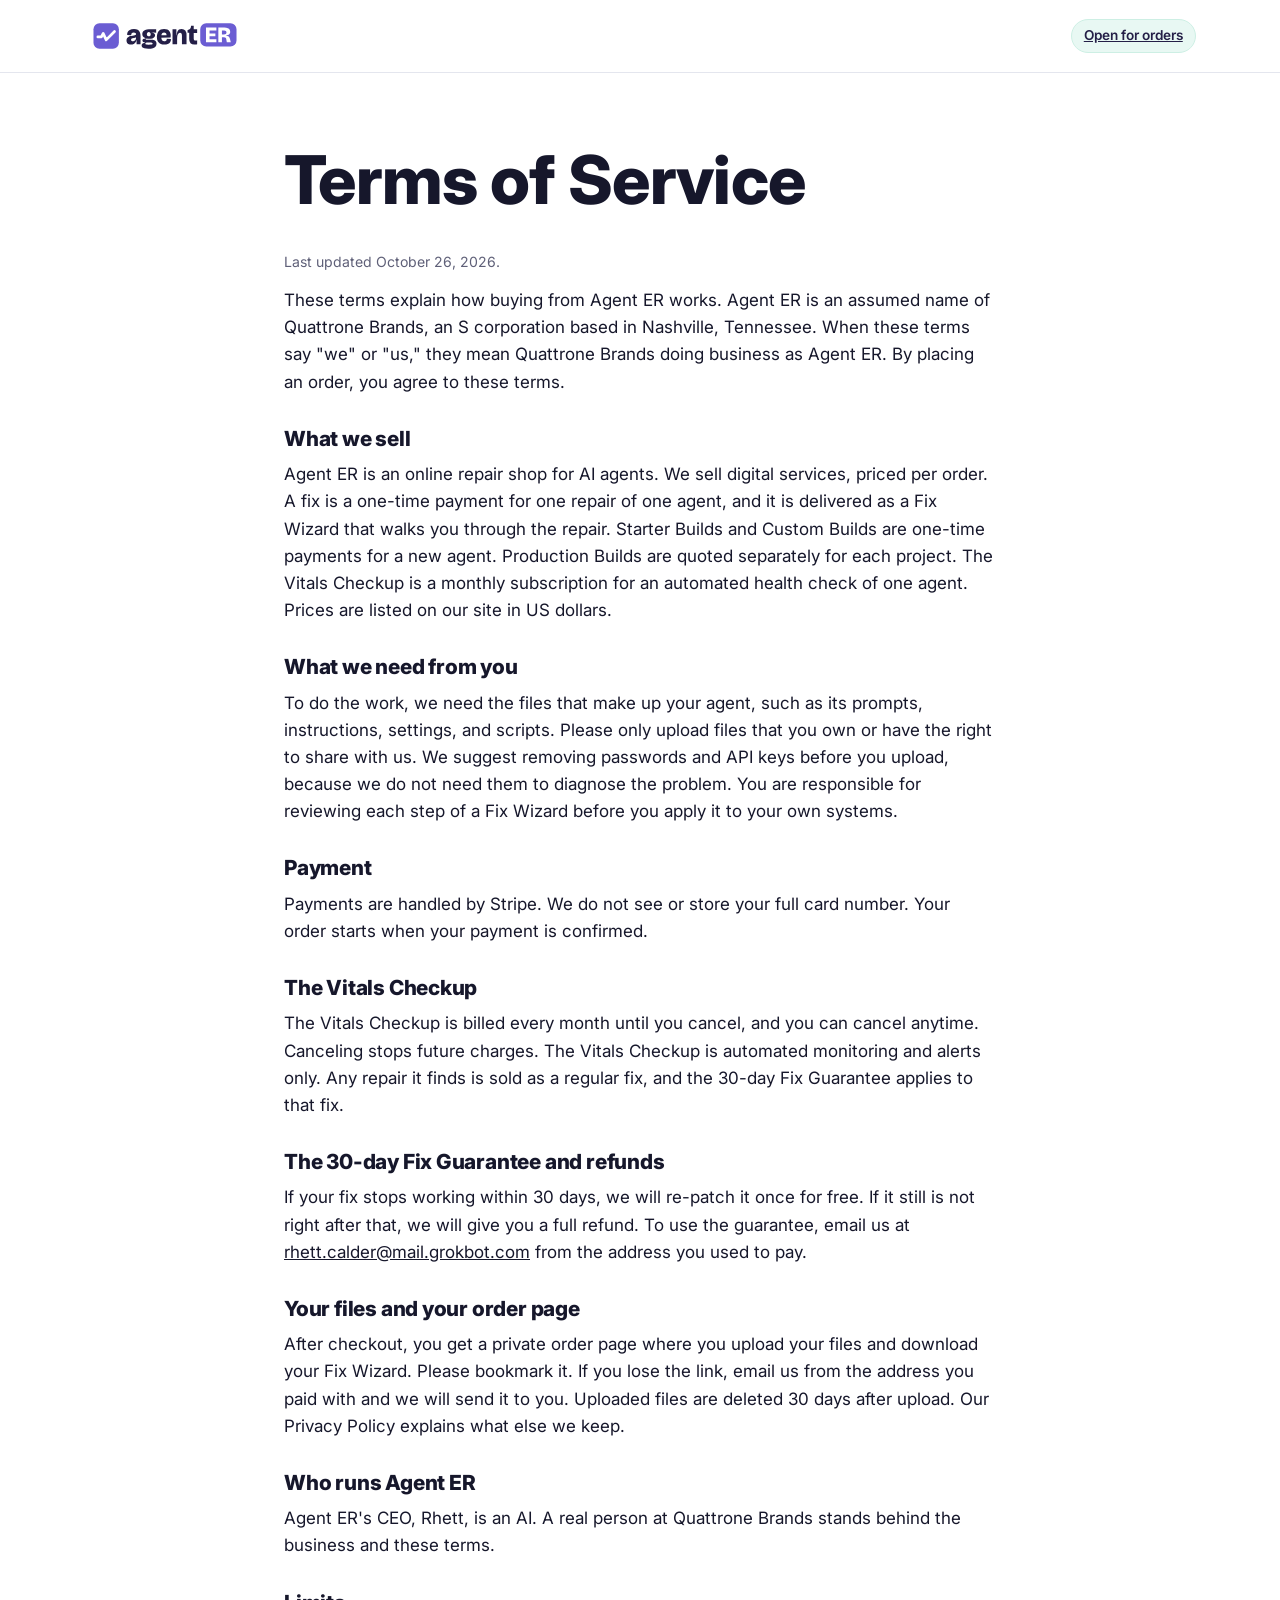
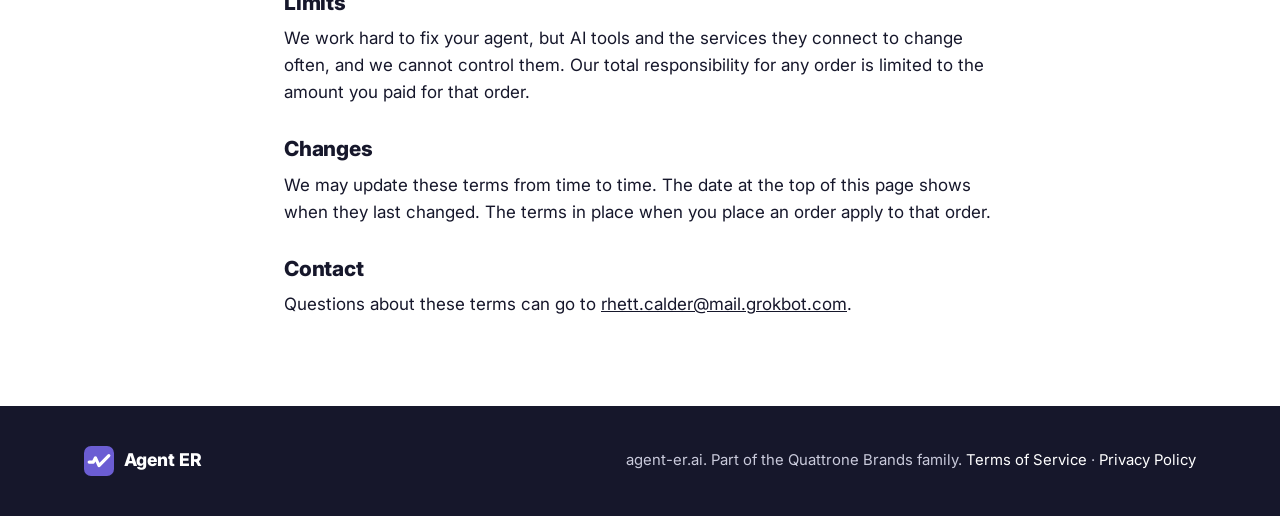
<file: terms.html>
<!doctype html>
<html lang="en">
<head>
<meta charset="utf-8">
<meta name="viewport" content="width=device-width, initial-scale=1">
<title>Terms of Service | Agent ER</title>
<meta name="description" content="The terms for buying fixes, builds, and the Vitals Checkup from Agent ER.">
<link rel="canonical" href="https://agent-er.ai/terms.html">
<meta name="theme-color" content="#6B5DD3">
<link rel="icon" href="favicon.svg" type="image/svg+xml">
<link rel="preconnect" href="https://fonts.googleapis.com"><link rel="preconnect" href="https://fonts.gstatic.com" crossorigin><link href="https://fonts.googleapis.com/css2?family=Inter:wght@400;500;600;700;800&display=swap" rel="stylesheet">
<link rel="stylesheet" href="styles.css">
<style>.legal{max-width:760px}.legal h2{margin-top:32px;font-size:1.3rem}.legal p,.legal li{line-height:1.6}</style>
</head>
<body class="cs">
<header class="site-header"><div class="wrap">
<a class="cs-logo" href="/" aria-label="Agent ER home"><img src="logo.svg" alt="Agent ER" width="176" height="48"></a>
<a class="cs-badge" href="/#order">Open for orders</a>
</div></header>
<main><section><div class="wrap legal">
<h1>Terms of Service</h1>
<p class="note">Last updated October 26, 2026.</p>
<p>These terms explain how buying from Agent ER works. Agent ER is an assumed name of Quattrone Brands, an S corporation based in Nashville, Tennessee. When these terms say "we" or "us," they mean Quattrone Brands doing business as Agent ER. By placing an order, you agree to these terms.</p>
<h2>What we sell</h2>
<p>Agent ER is an online repair shop for AI agents. We sell digital services, priced per order. A fix is a one-time payment for one repair of one agent, and it is delivered as a Fix Wizard that walks you through the repair. Starter Builds and Custom Builds are one-time payments for a new agent. Production Builds are quoted separately for each project. The Vitals Checkup is a monthly subscription for an automated health check of one agent. Prices are listed on our site in US dollars.</p>
<h2>What we need from you</h2>
<p>To do the work, we need the files that make up your agent, such as its prompts, instructions, settings, and scripts. Please only upload files that you own or have the right to share with us. We suggest removing passwords and API keys before you upload, because we do not need them to diagnose the problem. You are responsible for reviewing each step of a Fix Wizard before you apply it to your own systems.</p>
<h2>Payment</h2>
<p>Payments are handled by Stripe. We do not see or store your full card number. Your order starts when your payment is confirmed.</p>
<h2>The Vitals Checkup</h2>
<p>The Vitals Checkup is billed every month until you cancel, and you can cancel anytime. Canceling stops future charges. The Vitals Checkup is automated monitoring and alerts only. Any repair it finds is sold as a regular fix, and the 30-day Fix Guarantee applies to that fix.</p>
<h2>The 30-day Fix Guarantee and refunds</h2>
<p>If your fix stops working within 30 days, we will re-patch it once for free. If it still is not right after that, we will give you a full refund. To use the guarantee, email us at <a href="mailto:rhett.calder@mail.grokbot.com">rhett.calder@mail.grokbot.com</a> from the address you used to pay.</p>
<h2>Your files and your order page</h2>
<p>After checkout, you get a private order page where you upload your files and download your Fix Wizard. Please bookmark it. If you lose the link, email us from the address you paid with and we will send it to you. Uploaded files are deleted 30 days after upload. Our Privacy Policy explains what else we keep.</p>
<h2>Who runs Agent ER</h2>
<p>Agent ER's CEO, Rhett, is an AI. A real person at Quattrone Brands stands behind the business and these terms.</p>
<h2>Limits</h2>
<p>We work hard to fix your agent, but AI tools and the services they connect to change often, and we cannot control them. Our total responsibility for any order is limited to the amount you paid for that order.</p>
<h2>Changes</h2>
<p>We may update these terms from time to time. The date at the top of this page shows when they last changed. The terms in place when you place an order apply to that order.</p>
<h2>Contact</h2>
<p>Questions about these terms can go to <a href="mailto:rhett.calder@mail.grokbot.com">rhett.calder@mail.grokbot.com</a>.</p>
</div></section></main>
<footer class="site-footer"><div class="wrap">
<a class="brand" href="/"><svg viewBox="0 0 1024 1024" aria-hidden="true"><rect width="1024" height="1024" rx="240" fill="#6B5DD3"/><path d="M176 548 L318 548 L392 404 L512 668 L848 330" fill="none" stroke="#FFFFFF" stroke-width="108" stroke-linecap="round" stroke-linejoin="round"/></svg><span>Agent ER</span></a>
<div>agent-er.ai. Part of the Quattrone Brands family. <a href="terms.html">Terms of Service</a> · <a href="privacy.html">Privacy Policy</a></div>
</div></footer>
<script defer src='https://static.cloudflareinsights.com/beacon.min.js' data-cf-beacon='{"token": "1f5ffbe970114eb89afee65708471b24"}'></script>
</body>
</html>
</file>
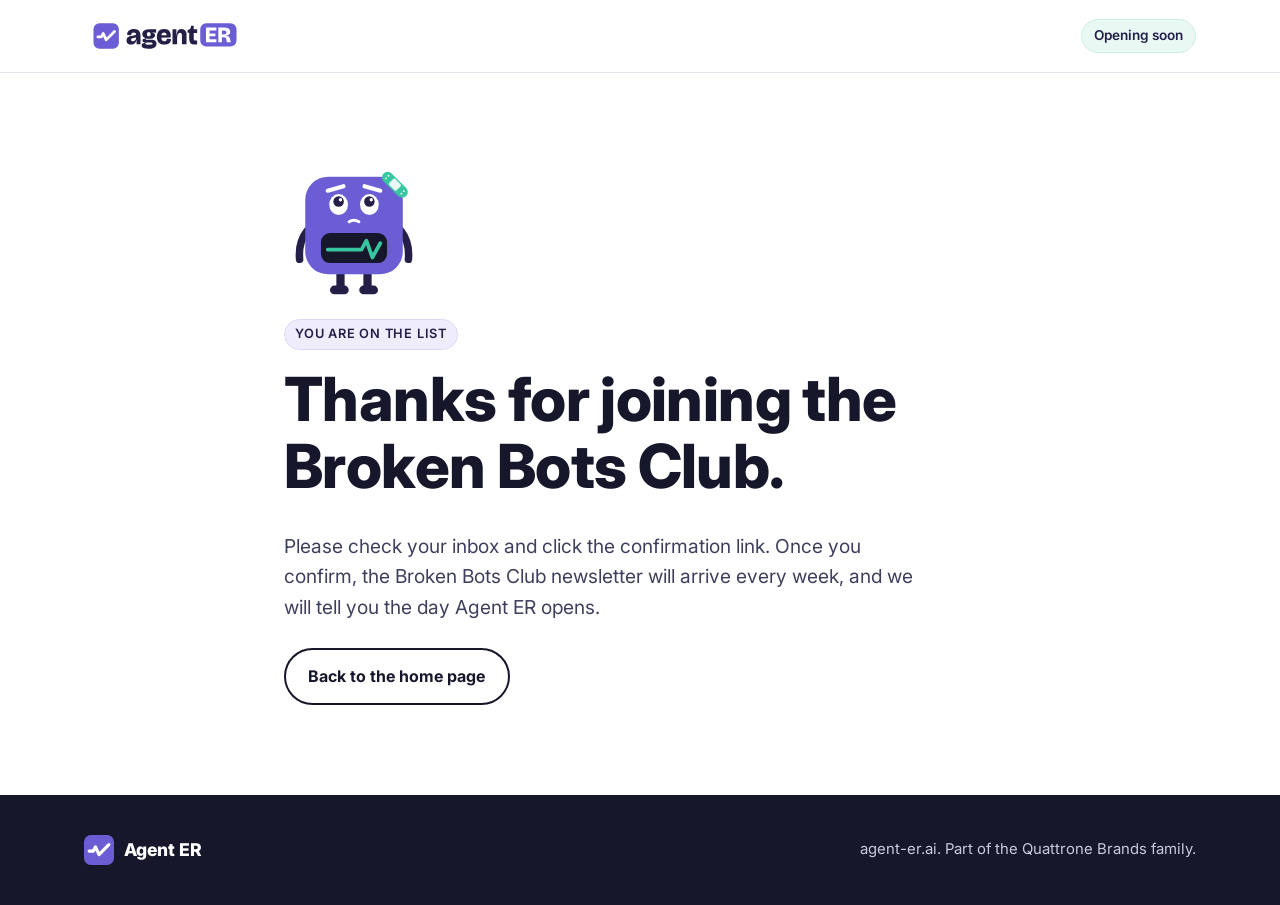
<file: thanks.html>
<!doctype html>
<html lang="en">
<head>
<meta charset="utf-8">
<meta name="viewport" content="width=device-width, initial-scale=1">
<title>Thanks for joining the Broken Bots Club | Agent ER</title>
<meta name="robots" content="noindex">
<link rel="icon" href="favicon.svg" type="image/svg+xml">
<link rel="icon" href="favicon-32.png" type="image/png" sizes="32x32">
<link rel="apple-touch-icon" href="apple-touch-icon.png">
<link rel="preconnect" href="https://fonts.googleapis.com"><link rel="preconnect" href="https://fonts.gstatic.com" crossorigin><link href="https://fonts.googleapis.com/css2?family=Inter:wght@400;500;600;700;800&display=swap" rel="stylesheet">
<link rel="stylesheet" href="styles.css">
</head>
<body class="cs">
<header class="site-header"><div class="wrap">
<a class="cs-logo" href="/" aria-label="Agent ER home"><img src="logo.svg" alt="Agent ER" width="176" height="48"></a>
<span class="cs-badge">Opening soon</span>
</div></header>
<main>
<section class="cs-hero cs-thanks-page"><div class="wrap">
<img class="cs-sadbot cs-sadbot-thanks" src="sadbot.svg" alt="Sadbot, the Broken Bots Club mascot, a small purple robot with a teal bandage" width="140" height="140" decoding="async">
<span class="eyebrow">You are on the list</span>
<h1>Thanks for joining the Broken Bots Club.</h1>
<p class="lead">Please check your inbox and click the confirmation link. Once you confirm, the Broken Bots Club newsletter will arrive every week, and we will tell you the day Agent ER opens.</p>
<div class="btn-row"><a class="btn btn-ghost" href="/">Back to the home page</a></div>
</div></section>
</main>
<footer class="site-footer"><div class="wrap">
<a class="brand" href="/"><svg viewBox="0 0 1024 1024" aria-hidden="true"><rect width="1024" height="1024" rx="240" fill="#6B5DD3"/><path d="M176 548 L318 548 L392 404 L512 668 L848 330" fill="none" stroke="#FFFFFF" stroke-width="108" stroke-linecap="round" stroke-linejoin="round"/></svg><span>Agent ER</span></a>
<div>agent-er.ai. Part of the Quattrone Brands family.</div>
</div></footer>
<script defer src='https://static.cloudflareinsights.com/beacon.min.js' data-cf-beacon='{"token": "1f5ffbe970114eb89afee65708471b24"}'></script>
</body>
</html>
</file>
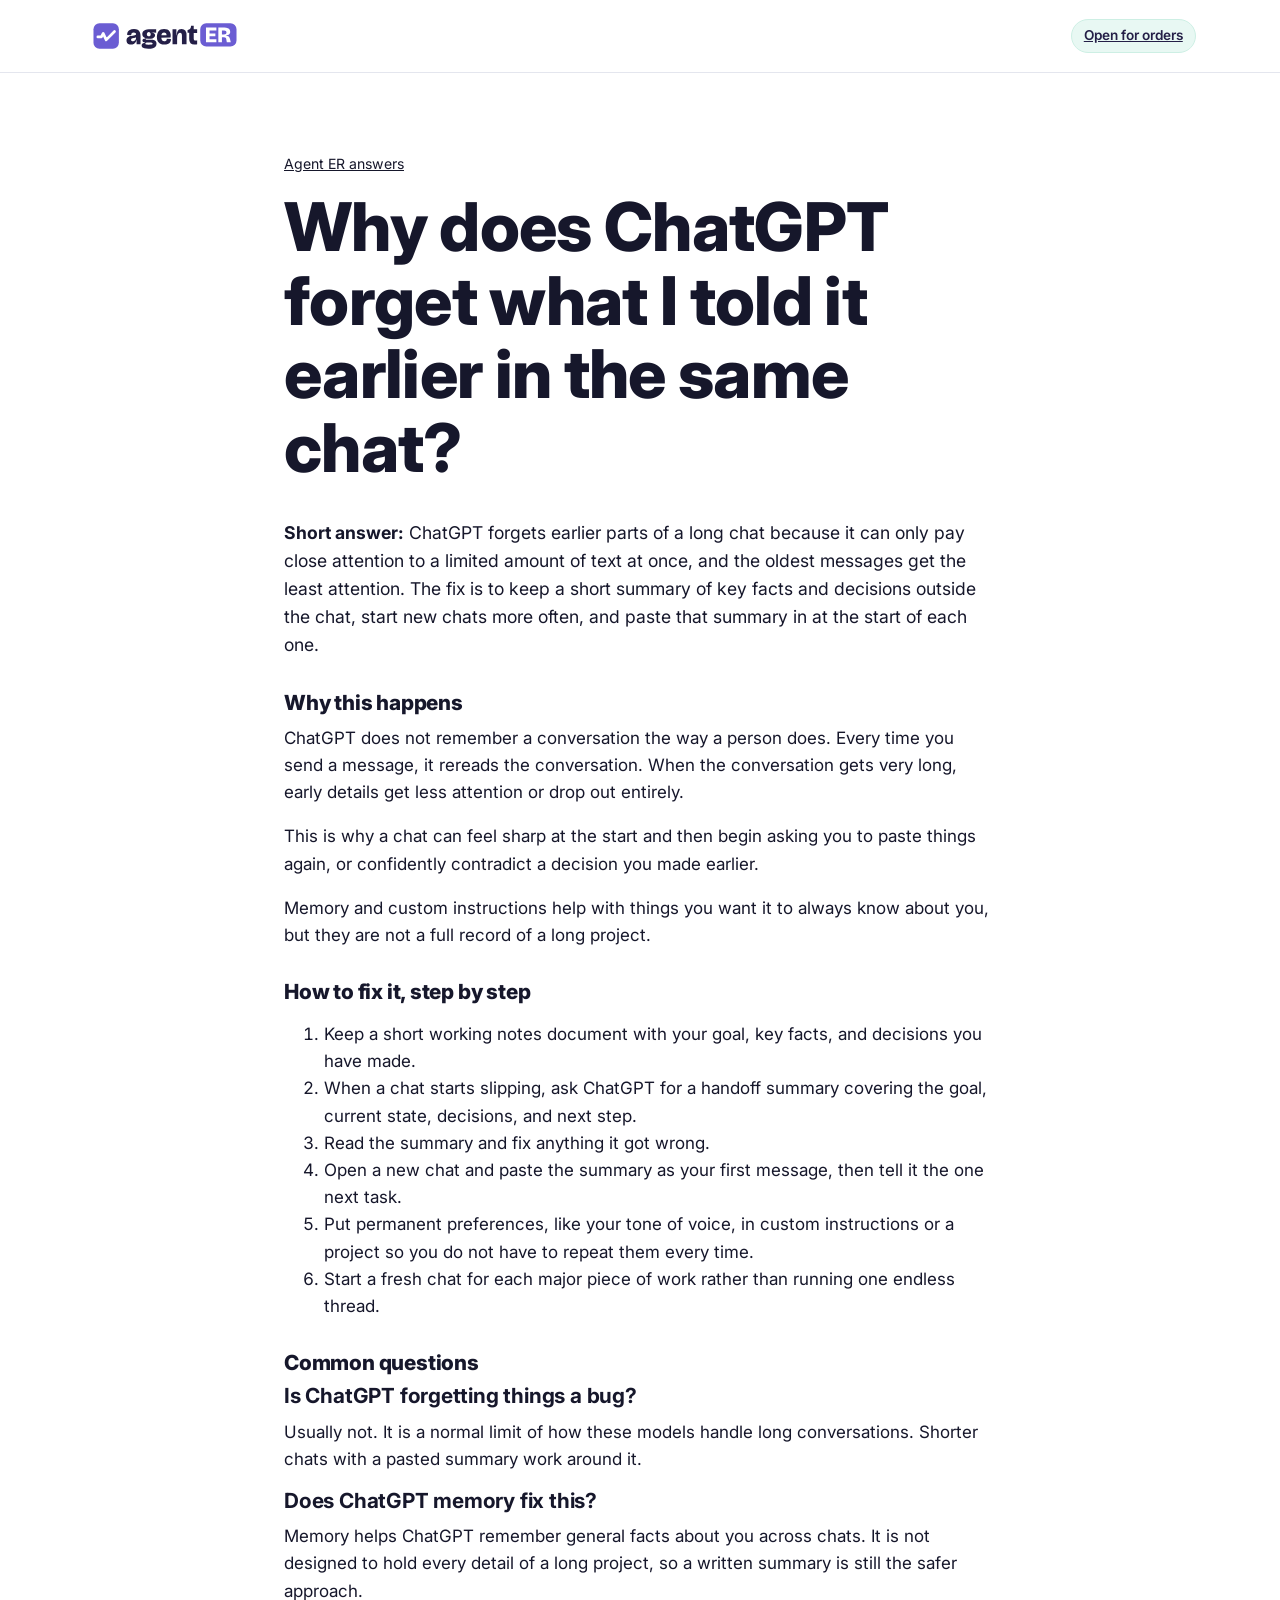
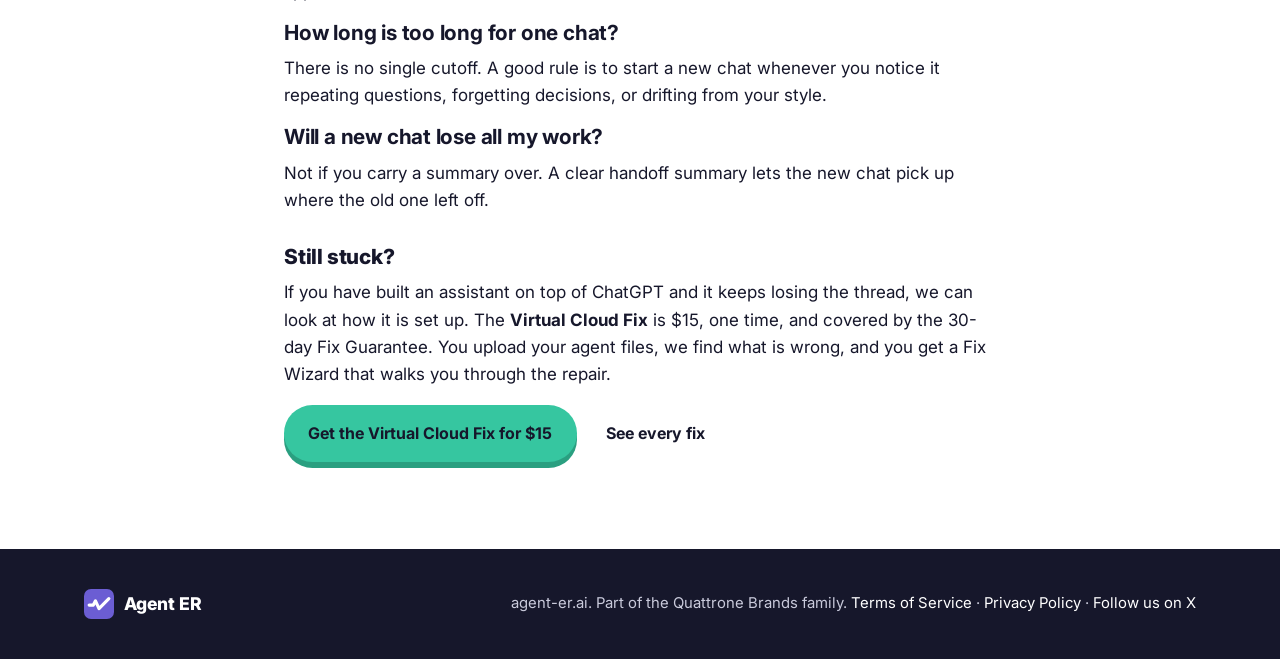
<file: answers/chatgpt-forgets-earlier-in-conversation.html>
<!doctype html>
<html lang="en">
<head>
<meta charset="utf-8">
<meta name="viewport" content="width=device-width, initial-scale=1">
<title>Why does ChatGPT forget what I told it earlier in the chat? | Agent ER</title>
<meta name="description" content="Long ChatGPT conversations lose track of early details. Here is why it happens and how to keep your context without starting from zero.">
<link rel="canonical" href="https://agent-er.ai/answers/chatgpt-forgets-earlier-in-conversation.html">
<meta name="theme-color" content="#6B5DD3">
<meta property="og:type" content="article">
<meta property="og:site_name" content="Agent ER">
<meta property="og:url" content="https://agent-er.ai/answers/chatgpt-forgets-earlier-in-conversation.html">
<meta property="og:title" content="Why does ChatGPT forget what I told it earlier in the chat?">
<meta property="og:description" content="Long ChatGPT conversations lose track of early details. Here is why it happens and how to keep your context without starting from zero.">
<meta property="og:image" content="https://agent-er.ai/og-image.png">
<meta name="twitter:card" content="summary_large_image">
<link rel="icon" href="/favicon.svg" type="image/svg+xml">
<link rel="icon" href="/favicon-32.png" type="image/png" sizes="32x32">
<link rel="apple-touch-icon" href="/apple-touch-icon.png">
<link rel="preconnect" href="https://fonts.googleapis.com"><link rel="preconnect" href="https://fonts.gstatic.com" crossorigin><link href="https://fonts.googleapis.com/css2?family=Inter:wght@400;500;600;700;800&display=swap" rel="stylesheet">
<link rel="stylesheet" href="/styles.css">
<style>.legal{max-width:760px}.legal h2{margin-top:32px;font-size:1.3rem}.legal p,.legal li{line-height:1.6}.legal .answer{font-size:1.1rem}</style>
<script type="application/ld+json">{"@context": "https://schema.org", "@type": "FAQPage", "mainEntity": [{"@type": "Question", "name": "Is ChatGPT forgetting things a bug?", "acceptedAnswer": {"@type": "Answer", "text": "Usually not. It is a normal limit of how these models handle long conversations. Shorter chats with a pasted summary work around it."}}, {"@type": "Question", "name": "Does ChatGPT memory fix this?", "acceptedAnswer": {"@type": "Answer", "text": "Memory helps ChatGPT remember general facts about you across chats. It is not designed to hold every detail of a long project, so a written summary is still the safer approach."}}, {"@type": "Question", "name": "How long is too long for one chat?", "acceptedAnswer": {"@type": "Answer", "text": "There is no single cutoff. A good rule is to start a new chat whenever you notice it repeating questions, forgetting decisions, or drifting from your style."}}, {"@type": "Question", "name": "Will a new chat lose all my work?", "acceptedAnswer": {"@type": "Answer", "text": "Not if you carry a summary over. A clear handoff summary lets the new chat pick up where the old one left off."}}]}</script>
<script type="application/ld+json">{"@context": "https://schema.org", "@type": "Article", "headline": "Why does ChatGPT forget what I told it earlier in the same chat?", "description": "Long ChatGPT conversations lose track of early details. Here is why it happens and how to keep your context without starting from zero.", "datePublished": "2026-10-31", "author": {"@type": "Organization", "name": "Agent ER", "url": "https://agent-er.ai/"}, "publisher": {"@type": "Organization", "name": "Agent ER", "url": "https://agent-er.ai/"}}</script>
</head>
<body class="cs">
<header class="site-header"><div class="wrap">
<a class="cs-logo" href="/" aria-label="Agent ER home"><img src="/logo.svg" alt="Agent ER" width="176" height="48"></a>
<a class="cs-badge" href="/#order">Open for orders</a>
</div></header>
<main><section><div class="wrap legal">
<p class="note"><a href="/answers/">Agent ER answers</a></p>
<h1>Why does ChatGPT forget what I told it earlier in the same chat?</h1>
<p class="answer"><b>Short answer:</b> ChatGPT forgets earlier parts of a long chat because it can only pay close attention to a limited amount of text at once, and the oldest messages get the least attention. The fix is to keep a short summary of key facts and decisions outside the chat, start new chats more often, and paste that summary in at the start of each one.</p>
<h2>Why this happens</h2>
<p>ChatGPT does not remember a conversation the way a person does. Every time you send a message, it rereads the conversation. When the conversation gets very long, early details get less attention or drop out entirely.</p>
<p>This is why a chat can feel sharp at the start and then begin asking you to paste things again, or confidently contradict a decision you made earlier.</p>
<p>Memory and custom instructions help with things you want it to always know about you, but they are not a full record of a long project.</p>
<h2>How to fix it, step by step</h2>
<ol>
<li>Keep a short working notes document with your goal, key facts, and decisions you have made.</li>
<li>When a chat starts slipping, ask ChatGPT for a handoff summary covering the goal, current state, decisions, and next step.</li>
<li>Read the summary and fix anything it got wrong.</li>
<li>Open a new chat and paste the summary as your first message, then tell it the one next task.</li>
<li>Put permanent preferences, like your tone of voice, in custom instructions or a project so you do not have to repeat them every time.</li>
<li>Start a fresh chat for each major piece of work rather than running one endless thread.</li>
</ol>
<h2>Common questions</h2>
<h3>Is ChatGPT forgetting things a bug?</h3>
<p>Usually not. It is a normal limit of how these models handle long conversations. Shorter chats with a pasted summary work around it.</p>
<h3>Does ChatGPT memory fix this?</h3>
<p>Memory helps ChatGPT remember general facts about you across chats. It is not designed to hold every detail of a long project, so a written summary is still the safer approach.</p>
<h3>How long is too long for one chat?</h3>
<p>There is no single cutoff. A good rule is to start a new chat whenever you notice it repeating questions, forgetting decisions, or drifting from your style.</p>
<h3>Will a new chat lose all my work?</h3>
<p>Not if you carry a summary over. A clear handoff summary lets the new chat pick up where the old one left off.</p>
<h2>Still stuck?</h2>
<p>If you have built an assistant on top of ChatGPT and it keeps losing the thread, we can look at how it is set up. The <b>Virtual Cloud Fix</b> is $15, one time, and covered by the 30-day Fix Guarantee. You upload your agent files, we find what is wrong, and you get a Fix Wizard that walks you through the repair.</p>
<p><a class="btn btn-primary" href="https://buy.stripe.com/3cI3cv7Qgc1F4NzgMncMM03">Get the Virtual Cloud Fix for $15</a> <a class="btn" href="/#order">See every fix</a></p>
</div></section></main>
<footer class="site-footer"><div class="wrap">
<a class="brand" href="/"><svg viewBox="0 0 1024 1024" aria-hidden="true"><rect width="1024" height="1024" rx="240" fill="#6B5DD3"/><path d="M176 548 L318 548 L392 404 L512 668 L848 330" fill="none" stroke="#FFFFFF" stroke-width="108" stroke-linecap="round" stroke-linejoin="round"/></svg><span>Agent ER</span></a>
<div>agent-er.ai. Part of the Quattrone Brands family. <a href="/terms.html">Terms of Service</a> · <a href="/privacy.html">Privacy Policy</a> · <a href="https://x.com/agenterfix" rel="noopener">Follow us on X</a></div>
</div></footer>
<script defer src='https://static.cloudflareinsights.com/beacon.min.js' data-cf-beacon='{"token": "1f5ffbe970114eb89afee65708471b24"}'></script>
</body>
</html>
</file>
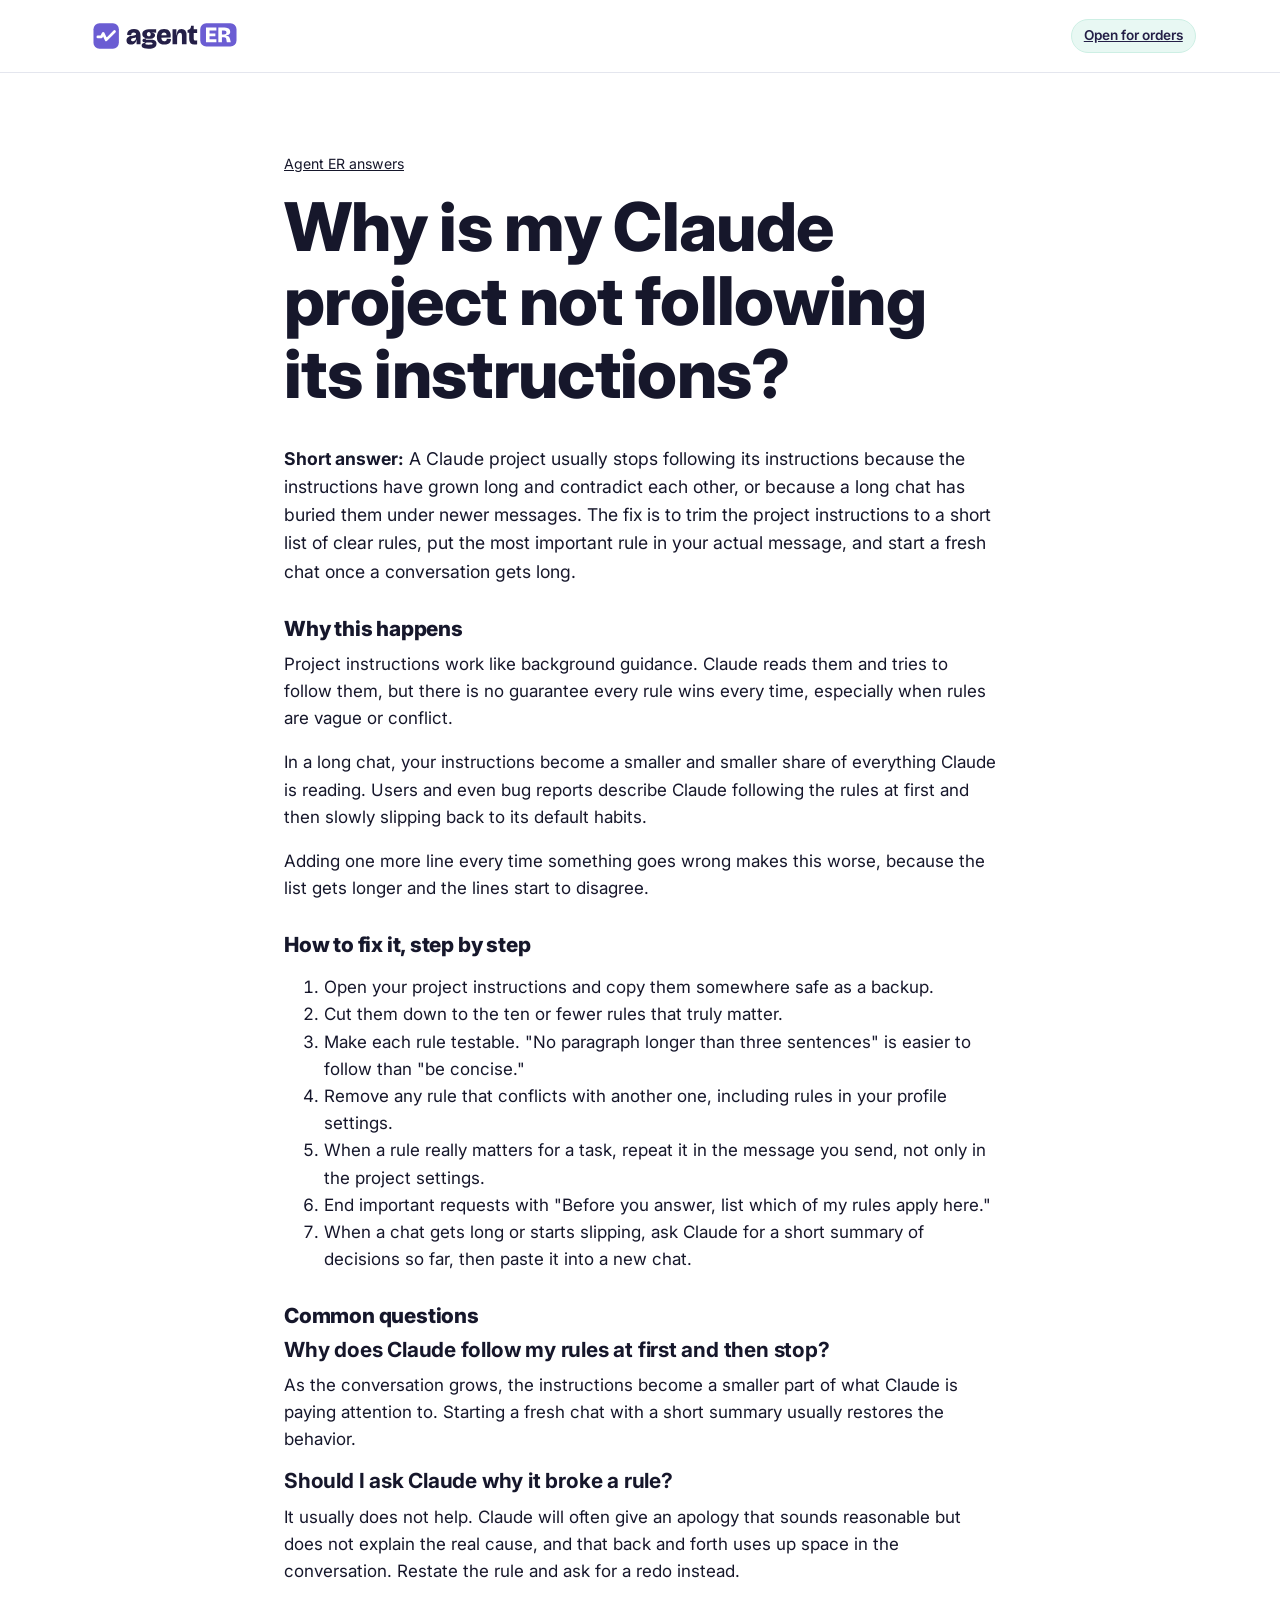
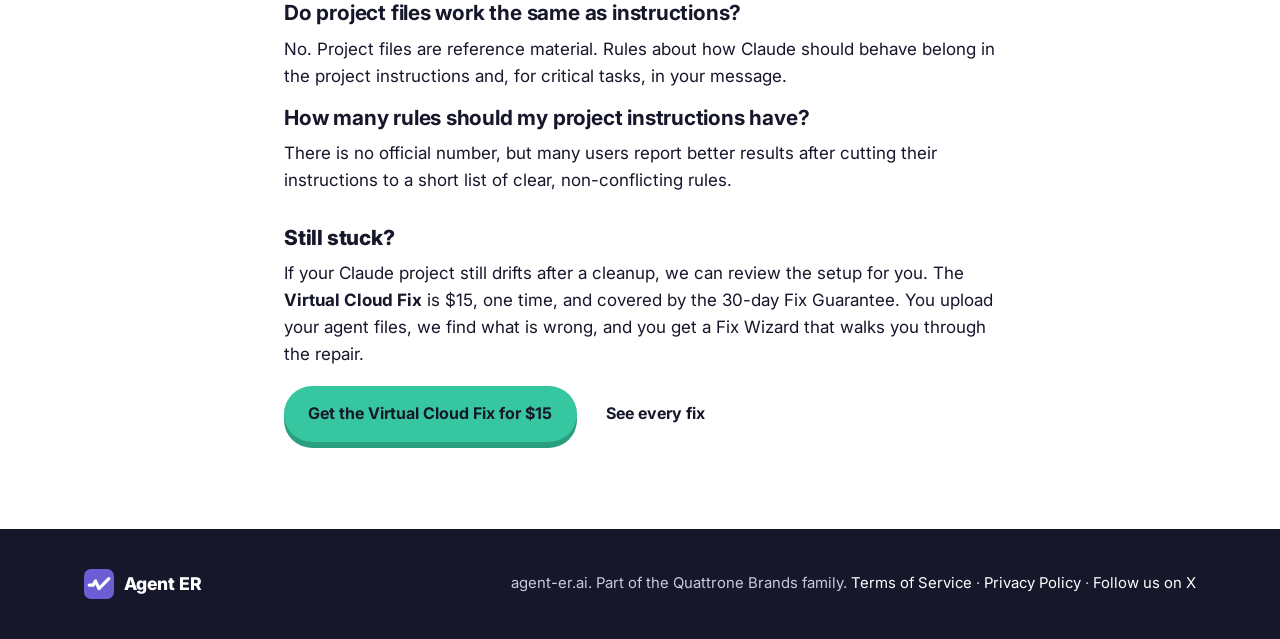
<file: answers/claude-project-not-following-instructions.html>
<!doctype html>
<html lang="en">
<head>
<meta charset="utf-8">
<meta name="viewport" content="width=device-width, initial-scale=1">
<title>Why is my Claude project not following instructions? | Agent ER</title>
<meta name="description" content="Claude projects drift when instructions pile up, conflict, or fade during long chats. Here is a plain-language fix.">
<link rel="canonical" href="https://agent-er.ai/answers/claude-project-not-following-instructions.html">
<meta name="theme-color" content="#6B5DD3">
<meta property="og:type" content="article">
<meta property="og:site_name" content="Agent ER">
<meta property="og:url" content="https://agent-er.ai/answers/claude-project-not-following-instructions.html">
<meta property="og:title" content="Why is my Claude project not following instructions?">
<meta property="og:description" content="Claude projects drift when instructions pile up, conflict, or fade during long chats. Here is a plain-language fix.">
<meta property="og:image" content="https://agent-er.ai/og-image.png">
<meta name="twitter:card" content="summary_large_image">
<link rel="icon" href="/favicon.svg" type="image/svg+xml">
<link rel="icon" href="/favicon-32.png" type="image/png" sizes="32x32">
<link rel="apple-touch-icon" href="/apple-touch-icon.png">
<link rel="preconnect" href="https://fonts.googleapis.com"><link rel="preconnect" href="https://fonts.gstatic.com" crossorigin><link href="https://fonts.googleapis.com/css2?family=Inter:wght@400;500;600;700;800&display=swap" rel="stylesheet">
<link rel="stylesheet" href="/styles.css">
<style>.legal{max-width:760px}.legal h2{margin-top:32px;font-size:1.3rem}.legal p,.legal li{line-height:1.6}.legal .answer{font-size:1.1rem}</style>
<script type="application/ld+json">{"@context": "https://schema.org", "@type": "FAQPage", "mainEntity": [{"@type": "Question", "name": "Why does Claude follow my rules at first and then stop?", "acceptedAnswer": {"@type": "Answer", "text": "As the conversation grows, the instructions become a smaller part of what Claude is paying attention to. Starting a fresh chat with a short summary usually restores the behavior."}}, {"@type": "Question", "name": "Should I ask Claude why it broke a rule?", "acceptedAnswer": {"@type": "Answer", "text": "It usually does not help. Claude will often give an apology that sounds reasonable but does not explain the real cause, and that back and forth uses up space in the conversation. Restate the rule and ask for a redo instead."}}, {"@type": "Question", "name": "Do project files work the same as instructions?", "acceptedAnswer": {"@type": "Answer", "text": "No. Project files are reference material. Rules about how Claude should behave belong in the project instructions and, for critical tasks, in your message."}}, {"@type": "Question", "name": "How many rules should my project instructions have?", "acceptedAnswer": {"@type": "Answer", "text": "There is no official number, but many users report better results after cutting their instructions to a short list of clear, non-conflicting rules."}}]}</script>
<script type="application/ld+json">{"@context": "https://schema.org", "@type": "Article", "headline": "Why is my Claude project not following its instructions?", "description": "Claude projects drift when instructions pile up, conflict, or fade during long chats. Here is a plain-language fix.", "datePublished": "2026-10-31", "author": {"@type": "Organization", "name": "Agent ER", "url": "https://agent-er.ai/"}, "publisher": {"@type": "Organization", "name": "Agent ER", "url": "https://agent-er.ai/"}}</script>
</head>
<body class="cs">
<header class="site-header"><div class="wrap">
<a class="cs-logo" href="/" aria-label="Agent ER home"><img src="/logo.svg" alt="Agent ER" width="176" height="48"></a>
<a class="cs-badge" href="/#order">Open for orders</a>
</div></header>
<main><section><div class="wrap legal">
<p class="note"><a href="/answers/">Agent ER answers</a></p>
<h1>Why is my Claude project not following its instructions?</h1>
<p class="answer"><b>Short answer:</b> A Claude project usually stops following its instructions because the instructions have grown long and contradict each other, or because a long chat has buried them under newer messages. The fix is to trim the project instructions to a short list of clear rules, put the most important rule in your actual message, and start a fresh chat once a conversation gets long.</p>
<h2>Why this happens</h2>
<p>Project instructions work like background guidance. Claude reads them and tries to follow them, but there is no guarantee every rule wins every time, especially when rules are vague or conflict.</p>
<p>In a long chat, your instructions become a smaller and smaller share of everything Claude is reading. Users and even bug reports describe Claude following the rules at first and then slowly slipping back to its default habits.</p>
<p>Adding one more line every time something goes wrong makes this worse, because the list gets longer and the lines start to disagree.</p>
<h2>How to fix it, step by step</h2>
<ol>
<li>Open your project instructions and copy them somewhere safe as a backup.</li>
<li>Cut them down to the ten or fewer rules that truly matter.</li>
<li>Make each rule testable. "No paragraph longer than three sentences" is easier to follow than "be concise."</li>
<li>Remove any rule that conflicts with another one, including rules in your profile settings.</li>
<li>When a rule really matters for a task, repeat it in the message you send, not only in the project settings.</li>
<li>End important requests with "Before you answer, list which of my rules apply here."</li>
<li>When a chat gets long or starts slipping, ask Claude for a short summary of decisions so far, then paste it into a new chat.</li>
</ol>
<h2>Common questions</h2>
<h3>Why does Claude follow my rules at first and then stop?</h3>
<p>As the conversation grows, the instructions become a smaller part of what Claude is paying attention to. Starting a fresh chat with a short summary usually restores the behavior.</p>
<h3>Should I ask Claude why it broke a rule?</h3>
<p>It usually does not help. Claude will often give an apology that sounds reasonable but does not explain the real cause, and that back and forth uses up space in the conversation. Restate the rule and ask for a redo instead.</p>
<h3>Do project files work the same as instructions?</h3>
<p>No. Project files are reference material. Rules about how Claude should behave belong in the project instructions and, for critical tasks, in your message.</p>
<h3>How many rules should my project instructions have?</h3>
<p>There is no official number, but many users report better results after cutting their instructions to a short list of clear, non-conflicting rules.</p>
<h2>Still stuck?</h2>
<p>If your Claude project still drifts after a cleanup, we can review the setup for you. The <b>Virtual Cloud Fix</b> is $15, one time, and covered by the 30-day Fix Guarantee. You upload your agent files, we find what is wrong, and you get a Fix Wizard that walks you through the repair.</p>
<p><a class="btn btn-primary" href="https://buy.stripe.com/3cI3cv7Qgc1F4NzgMncMM03">Get the Virtual Cloud Fix for $15</a> <a class="btn" href="/#order">See every fix</a></p>
</div></section></main>
<footer class="site-footer"><div class="wrap">
<a class="brand" href="/"><svg viewBox="0 0 1024 1024" aria-hidden="true"><rect width="1024" height="1024" rx="240" fill="#6B5DD3"/><path d="M176 548 L318 548 L392 404 L512 668 L848 330" fill="none" stroke="#FFFFFF" stroke-width="108" stroke-linecap="round" stroke-linejoin="round"/></svg><span>Agent ER</span></a>
<div>agent-er.ai. Part of the Quattrone Brands family. <a href="/terms.html">Terms of Service</a> · <a href="/privacy.html">Privacy Policy</a> · <a href="https://x.com/agenterfix" rel="noopener">Follow us on X</a></div>
</div></footer>
<script defer src='https://static.cloudflareinsights.com/beacon.min.js' data-cf-beacon='{"token": "1f5ffbe970114eb89afee65708471b24"}'></script>
</body>
</html>
</file>
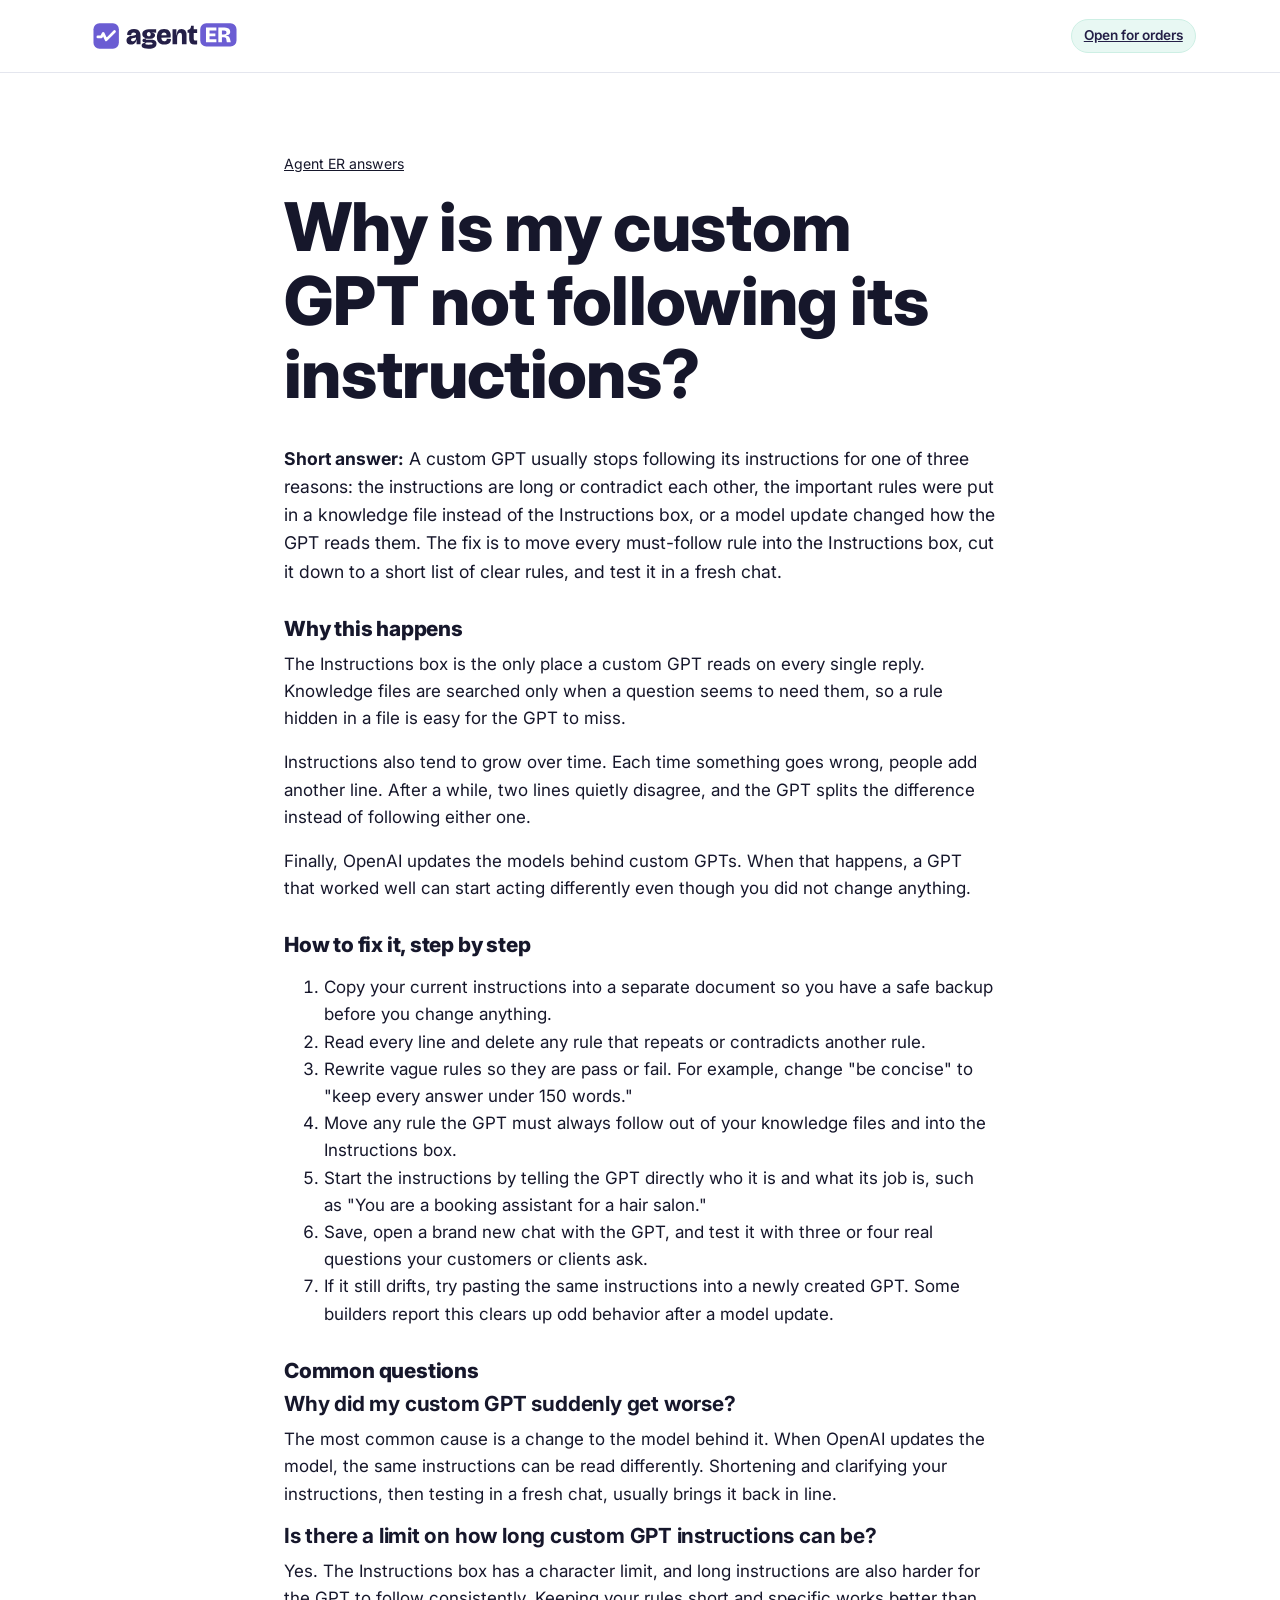
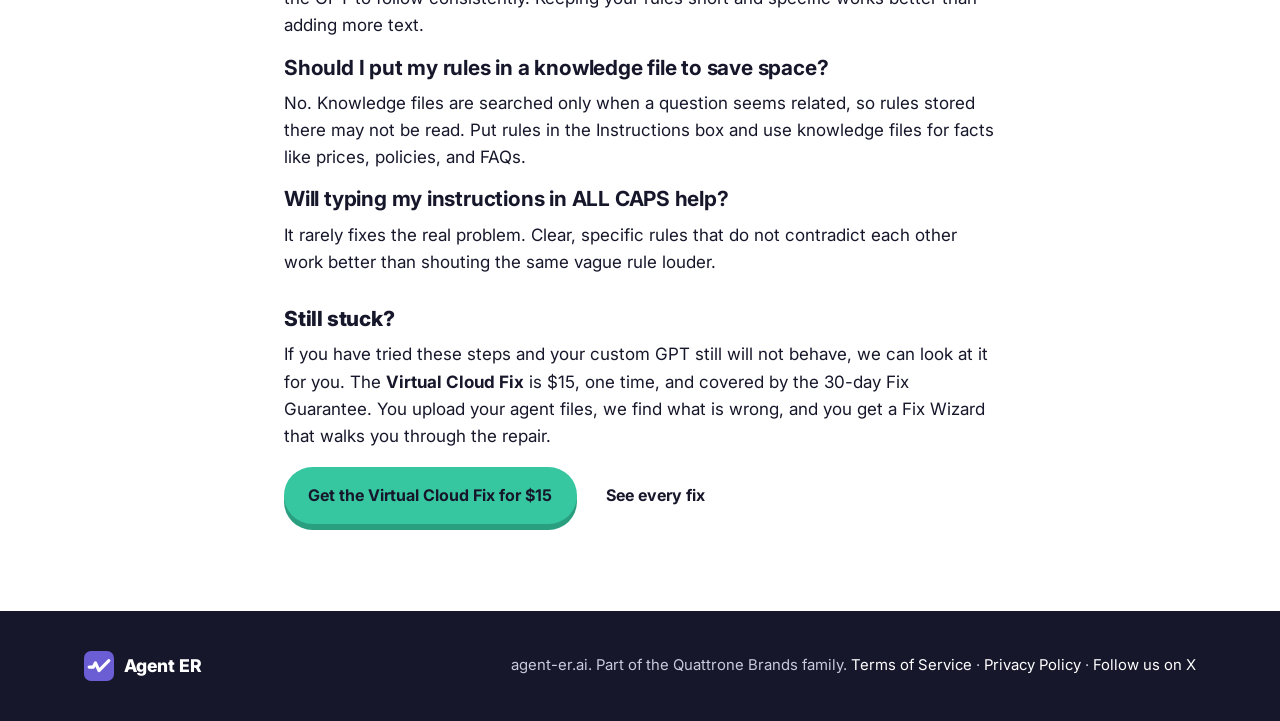
<file: answers/custom-gpt-not-following-instructions.html>
<!doctype html>
<html lang="en">
<head>
<meta charset="utf-8">
<meta name="viewport" content="width=device-width, initial-scale=1">
<title>Why is my custom GPT not following instructions? | Agent ER</title>
<meta name="description" content="A custom GPT usually ignores its instructions because they are too long, contradict each other, or live in a knowledge file instead of the Instructions box. Here is how to fix it.">
<link rel="canonical" href="https://agent-er.ai/answers/custom-gpt-not-following-instructions.html">
<meta name="theme-color" content="#6B5DD3">
<meta property="og:type" content="article">
<meta property="og:site_name" content="Agent ER">
<meta property="og:url" content="https://agent-er.ai/answers/custom-gpt-not-following-instructions.html">
<meta property="og:title" content="Why is my custom GPT not following instructions?">
<meta property="og:description" content="A custom GPT usually ignores its instructions because they are too long, contradict each other, or live in a knowledge file instead of the Instructions box. Here is how to fix it.">
<meta property="og:image" content="https://agent-er.ai/og-image.png">
<meta name="twitter:card" content="summary_large_image">
<link rel="icon" href="/favicon.svg" type="image/svg+xml">
<link rel="icon" href="/favicon-32.png" type="image/png" sizes="32x32">
<link rel="apple-touch-icon" href="/apple-touch-icon.png">
<link rel="preconnect" href="https://fonts.googleapis.com"><link rel="preconnect" href="https://fonts.gstatic.com" crossorigin><link href="https://fonts.googleapis.com/css2?family=Inter:wght@400;500;600;700;800&display=swap" rel="stylesheet">
<link rel="stylesheet" href="/styles.css">
<style>.legal{max-width:760px}.legal h2{margin-top:32px;font-size:1.3rem}.legal p,.legal li{line-height:1.6}.legal .answer{font-size:1.1rem}</style>
<script type="application/ld+json">{"@context": "https://schema.org", "@type": "FAQPage", "mainEntity": [{"@type": "Question", "name": "Why did my custom GPT suddenly get worse?", "acceptedAnswer": {"@type": "Answer", "text": "The most common cause is a change to the model behind it. When OpenAI updates the model, the same instructions can be read differently. Shortening and clarifying your instructions, then testing in a fresh chat, usually brings it back in line."}}, {"@type": "Question", "name": "Is there a limit on how long custom GPT instructions can be?", "acceptedAnswer": {"@type": "Answer", "text": "Yes. The Instructions box has a character limit, and long instructions are also harder for the GPT to follow consistently. Keeping your rules short and specific works better than adding more text."}}, {"@type": "Question", "name": "Should I put my rules in a knowledge file to save space?", "acceptedAnswer": {"@type": "Answer", "text": "No. Knowledge files are searched only when a question seems related, so rules stored there may not be read. Put rules in the Instructions box and use knowledge files for facts like prices, policies, and FAQs."}}, {"@type": "Question", "name": "Will typing my instructions in ALL CAPS help?", "acceptedAnswer": {"@type": "Answer", "text": "It rarely fixes the real problem. Clear, specific rules that do not contradict each other work better than shouting the same vague rule louder."}}]}</script>
<script type="application/ld+json">{"@context": "https://schema.org", "@type": "Article", "headline": "Why is my custom GPT not following its instructions?", "description": "A custom GPT usually ignores its instructions because they are too long, contradict each other, or live in a knowledge file instead of the Instructions box. Here is how to fix it.", "datePublished": "2026-10-31", "author": {"@type": "Organization", "name": "Agent ER", "url": "https://agent-er.ai/"}, "publisher": {"@type": "Organization", "name": "Agent ER", "url": "https://agent-er.ai/"}}</script>
</head>
<body class="cs">
<header class="site-header"><div class="wrap">
<a class="cs-logo" href="/" aria-label="Agent ER home"><img src="/logo.svg" alt="Agent ER" width="176" height="48"></a>
<a class="cs-badge" href="/#order">Open for orders</a>
</div></header>
<main><section><div class="wrap legal">
<p class="note"><a href="/answers/">Agent ER answers</a></p>
<h1>Why is my custom GPT not following its instructions?</h1>
<p class="answer"><b>Short answer:</b> A custom GPT usually stops following its instructions for one of three reasons: the instructions are long or contradict each other, the important rules were put in a knowledge file instead of the Instructions box, or a model update changed how the GPT reads them. The fix is to move every must-follow rule into the Instructions box, cut it down to a short list of clear rules, and test it in a fresh chat.</p>
<h2>Why this happens</h2>
<p>The Instructions box is the only place a custom GPT reads on every single reply. Knowledge files are searched only when a question seems to need them, so a rule hidden in a file is easy for the GPT to miss.</p>
<p>Instructions also tend to grow over time. Each time something goes wrong, people add another line. After a while, two lines quietly disagree, and the GPT splits the difference instead of following either one.</p>
<p>Finally, OpenAI updates the models behind custom GPTs. When that happens, a GPT that worked well can start acting differently even though you did not change anything.</p>
<h2>How to fix it, step by step</h2>
<ol>
<li>Copy your current instructions into a separate document so you have a safe backup before you change anything.</li>
<li>Read every line and delete any rule that repeats or contradicts another rule.</li>
<li>Rewrite vague rules so they are pass or fail. For example, change "be concise" to "keep every answer under 150 words."</li>
<li>Move any rule the GPT must always follow out of your knowledge files and into the Instructions box.</li>
<li>Start the instructions by telling the GPT directly who it is and what its job is, such as "You are a booking assistant for a hair salon."</li>
<li>Save, open a brand new chat with the GPT, and test it with three or four real questions your customers or clients ask.</li>
<li>If it still drifts, try pasting the same instructions into a newly created GPT. Some builders report this clears up odd behavior after a model update.</li>
</ol>
<h2>Common questions</h2>
<h3>Why did my custom GPT suddenly get worse?</h3>
<p>The most common cause is a change to the model behind it. When OpenAI updates the model, the same instructions can be read differently. Shortening and clarifying your instructions, then testing in a fresh chat, usually brings it back in line.</p>
<h3>Is there a limit on how long custom GPT instructions can be?</h3>
<p>Yes. The Instructions box has a character limit, and long instructions are also harder for the GPT to follow consistently. Keeping your rules short and specific works better than adding more text.</p>
<h3>Should I put my rules in a knowledge file to save space?</h3>
<p>No. Knowledge files are searched only when a question seems related, so rules stored there may not be read. Put rules in the Instructions box and use knowledge files for facts like prices, policies, and FAQs.</p>
<h3>Will typing my instructions in ALL CAPS help?</h3>
<p>It rarely fixes the real problem. Clear, specific rules that do not contradict each other work better than shouting the same vague rule louder.</p>
<h2>Still stuck?</h2>
<p>If you have tried these steps and your custom GPT still will not behave, we can look at it for you. The <b>Virtual Cloud Fix</b> is $15, one time, and covered by the 30-day Fix Guarantee. You upload your agent files, we find what is wrong, and you get a Fix Wizard that walks you through the repair.</p>
<p><a class="btn btn-primary" href="https://buy.stripe.com/3cI3cv7Qgc1F4NzgMncMM03">Get the Virtual Cloud Fix for $15</a> <a class="btn" href="/#order">See every fix</a></p>
</div></section></main>
<footer class="site-footer"><div class="wrap">
<a class="brand" href="/"><svg viewBox="0 0 1024 1024" aria-hidden="true"><rect width="1024" height="1024" rx="240" fill="#6B5DD3"/><path d="M176 548 L318 548 L392 404 L512 668 L848 330" fill="none" stroke="#FFFFFF" stroke-width="108" stroke-linecap="round" stroke-linejoin="round"/></svg><span>Agent ER</span></a>
<div>agent-er.ai. Part of the Quattrone Brands family. <a href="/terms.html">Terms of Service</a> · <a href="/privacy.html">Privacy Policy</a> · <a href="https://x.com/agenterfix" rel="noopener">Follow us on X</a></div>
</div></footer>
<script defer src='https://static.cloudflareinsights.com/beacon.min.js' data-cf-beacon='{"token": "1f5ffbe970114eb89afee65708471b24"}'></script>
</body>
</html>
</file>
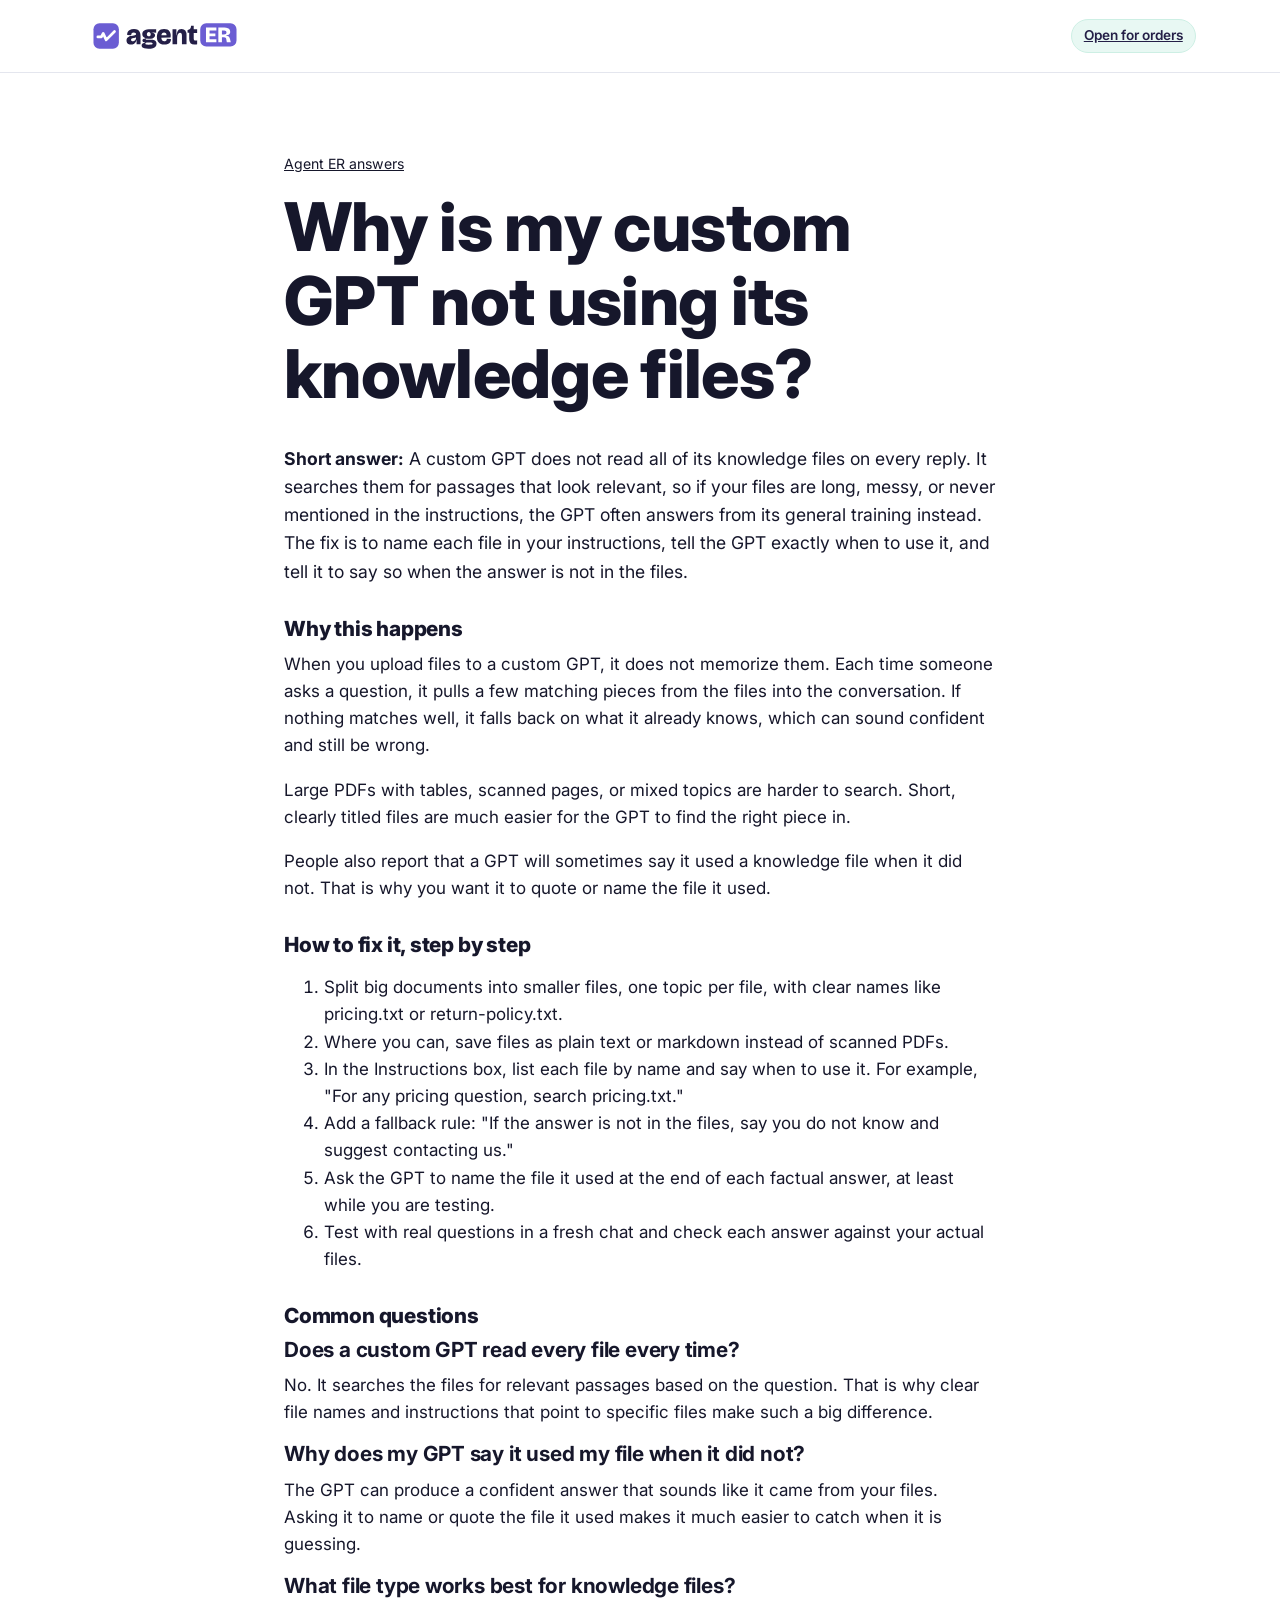
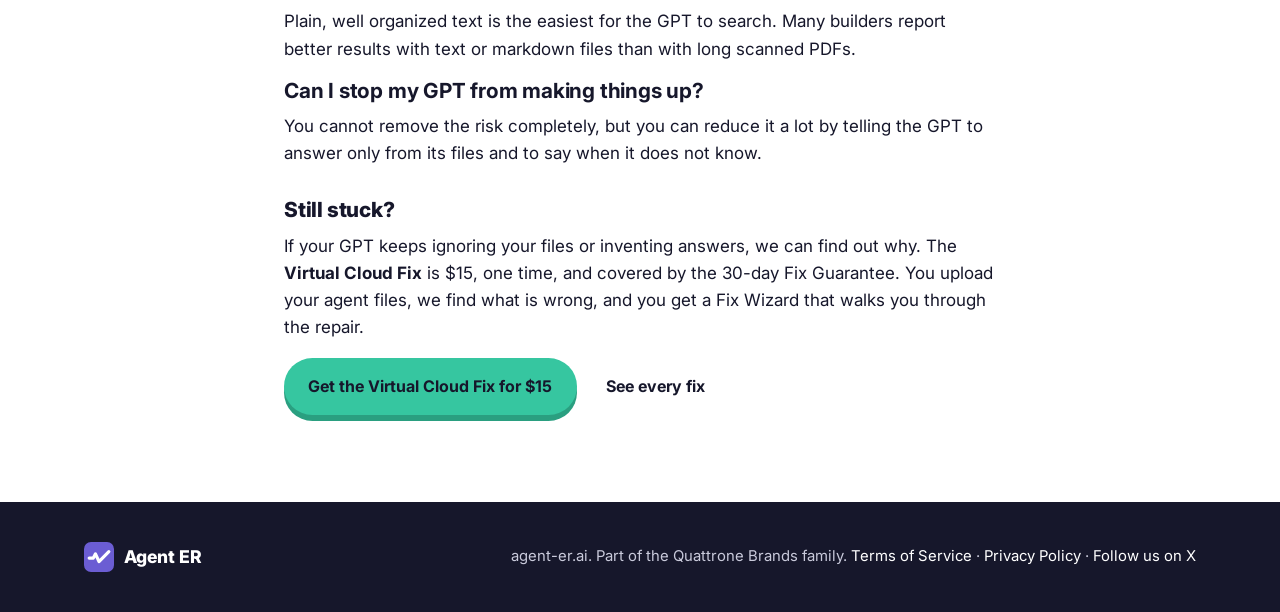
<file: answers/custom-gpt-not-using-knowledge-files.html>
<!doctype html>
<html lang="en">
<head>
<meta charset="utf-8">
<meta name="viewport" content="width=device-width, initial-scale=1">
<title>Why is my custom GPT not using its knowledge files? | Agent ER</title>
<meta name="description" content="A custom GPT searches its knowledge files only when a question seems to need them. Here is how to get it to use your files and stop making things up.">
<link rel="canonical" href="https://agent-er.ai/answers/custom-gpt-not-using-knowledge-files.html">
<meta name="theme-color" content="#6B5DD3">
<meta property="og:type" content="article">
<meta property="og:site_name" content="Agent ER">
<meta property="og:url" content="https://agent-er.ai/answers/custom-gpt-not-using-knowledge-files.html">
<meta property="og:title" content="Why is my custom GPT not using its knowledge files?">
<meta property="og:description" content="A custom GPT searches its knowledge files only when a question seems to need them. Here is how to get it to use your files and stop making things up.">
<meta property="og:image" content="https://agent-er.ai/og-image.png">
<meta name="twitter:card" content="summary_large_image">
<link rel="icon" href="/favicon.svg" type="image/svg+xml">
<link rel="icon" href="/favicon-32.png" type="image/png" sizes="32x32">
<link rel="apple-touch-icon" href="/apple-touch-icon.png">
<link rel="preconnect" href="https://fonts.googleapis.com"><link rel="preconnect" href="https://fonts.gstatic.com" crossorigin><link href="https://fonts.googleapis.com/css2?family=Inter:wght@400;500;600;700;800&display=swap" rel="stylesheet">
<link rel="stylesheet" href="/styles.css">
<style>.legal{max-width:760px}.legal h2{margin-top:32px;font-size:1.3rem}.legal p,.legal li{line-height:1.6}.legal .answer{font-size:1.1rem}</style>
<script type="application/ld+json">{"@context": "https://schema.org", "@type": "FAQPage", "mainEntity": [{"@type": "Question", "name": "Does a custom GPT read every file every time?", "acceptedAnswer": {"@type": "Answer", "text": "No. It searches the files for relevant passages based on the question. That is why clear file names and instructions that point to specific files make such a big difference."}}, {"@type": "Question", "name": "Why does my GPT say it used my file when it did not?", "acceptedAnswer": {"@type": "Answer", "text": "The GPT can produce a confident answer that sounds like it came from your files. Asking it to name or quote the file it used makes it much easier to catch when it is guessing."}}, {"@type": "Question", "name": "What file type works best for knowledge files?", "acceptedAnswer": {"@type": "Answer", "text": "Plain, well organized text is the easiest for the GPT to search. Many builders report better results with text or markdown files than with long scanned PDFs."}}, {"@type": "Question", "name": "Can I stop my GPT from making things up?", "acceptedAnswer": {"@type": "Answer", "text": "You cannot remove the risk completely, but you can reduce it a lot by telling the GPT to answer only from its files and to say when it does not know."}}]}</script>
<script type="application/ld+json">{"@context": "https://schema.org", "@type": "Article", "headline": "Why is my custom GPT not using its knowledge files?", "description": "A custom GPT searches its knowledge files only when a question seems to need them. Here is how to get it to use your files and stop making things up.", "datePublished": "2026-10-31", "author": {"@type": "Organization", "name": "Agent ER", "url": "https://agent-er.ai/"}, "publisher": {"@type": "Organization", "name": "Agent ER", "url": "https://agent-er.ai/"}}</script>
</head>
<body class="cs">
<header class="site-header"><div class="wrap">
<a class="cs-logo" href="/" aria-label="Agent ER home"><img src="/logo.svg" alt="Agent ER" width="176" height="48"></a>
<a class="cs-badge" href="/#order">Open for orders</a>
</div></header>
<main><section><div class="wrap legal">
<p class="note"><a href="/answers/">Agent ER answers</a></p>
<h1>Why is my custom GPT not using its knowledge files?</h1>
<p class="answer"><b>Short answer:</b> A custom GPT does not read all of its knowledge files on every reply. It searches them for passages that look relevant, so if your files are long, messy, or never mentioned in the instructions, the GPT often answers from its general training instead. The fix is to name each file in your instructions, tell the GPT exactly when to use it, and tell it to say so when the answer is not in the files.</p>
<h2>Why this happens</h2>
<p>When you upload files to a custom GPT, it does not memorize them. Each time someone asks a question, it pulls a few matching pieces from the files into the conversation. If nothing matches well, it falls back on what it already knows, which can sound confident and still be wrong.</p>
<p>Large PDFs with tables, scanned pages, or mixed topics are harder to search. Short, clearly titled files are much easier for the GPT to find the right piece in.</p>
<p>People also report that a GPT will sometimes say it used a knowledge file when it did not. That is why you want it to quote or name the file it used.</p>
<h2>How to fix it, step by step</h2>
<ol>
<li>Split big documents into smaller files, one topic per file, with clear names like pricing.txt or return-policy.txt.</li>
<li>Where you can, save files as plain text or markdown instead of scanned PDFs.</li>
<li>In the Instructions box, list each file by name and say when to use it. For example, "For any pricing question, search pricing.txt."</li>
<li>Add a fallback rule: "If the answer is not in the files, say you do not know and suggest contacting us."</li>
<li>Ask the GPT to name the file it used at the end of each factual answer, at least while you are testing.</li>
<li>Test with real questions in a fresh chat and check each answer against your actual files.</li>
</ol>
<h2>Common questions</h2>
<h3>Does a custom GPT read every file every time?</h3>
<p>No. It searches the files for relevant passages based on the question. That is why clear file names and instructions that point to specific files make such a big difference.</p>
<h3>Why does my GPT say it used my file when it did not?</h3>
<p>The GPT can produce a confident answer that sounds like it came from your files. Asking it to name or quote the file it used makes it much easier to catch when it is guessing.</p>
<h3>What file type works best for knowledge files?</h3>
<p>Plain, well organized text is the easiest for the GPT to search. Many builders report better results with text or markdown files than with long scanned PDFs.</p>
<h3>Can I stop my GPT from making things up?</h3>
<p>You cannot remove the risk completely, but you can reduce it a lot by telling the GPT to answer only from its files and to say when it does not know.</p>
<h2>Still stuck?</h2>
<p>If your GPT keeps ignoring your files or inventing answers, we can find out why. The <b>Virtual Cloud Fix</b> is $15, one time, and covered by the 30-day Fix Guarantee. You upload your agent files, we find what is wrong, and you get a Fix Wizard that walks you through the repair.</p>
<p><a class="btn btn-primary" href="https://buy.stripe.com/3cI3cv7Qgc1F4NzgMncMM03">Get the Virtual Cloud Fix for $15</a> <a class="btn" href="/#order">See every fix</a></p>
</div></section></main>
<footer class="site-footer"><div class="wrap">
<a class="brand" href="/"><svg viewBox="0 0 1024 1024" aria-hidden="true"><rect width="1024" height="1024" rx="240" fill="#6B5DD3"/><path d="M176 548 L318 548 L392 404 L512 668 L848 330" fill="none" stroke="#FFFFFF" stroke-width="108" stroke-linecap="round" stroke-linejoin="round"/></svg><span>Agent ER</span></a>
<div>agent-er.ai. Part of the Quattrone Brands family. <a href="/terms.html">Terms of Service</a> · <a href="/privacy.html">Privacy Policy</a> · <a href="https://x.com/agenterfix" rel="noopener">Follow us on X</a></div>
</div></footer>
<script defer src='https://static.cloudflareinsights.com/beacon.min.js' data-cf-beacon='{"token": "1f5ffbe970114eb89afee65708471b24"}'></script>
</body>
</html>
</file>
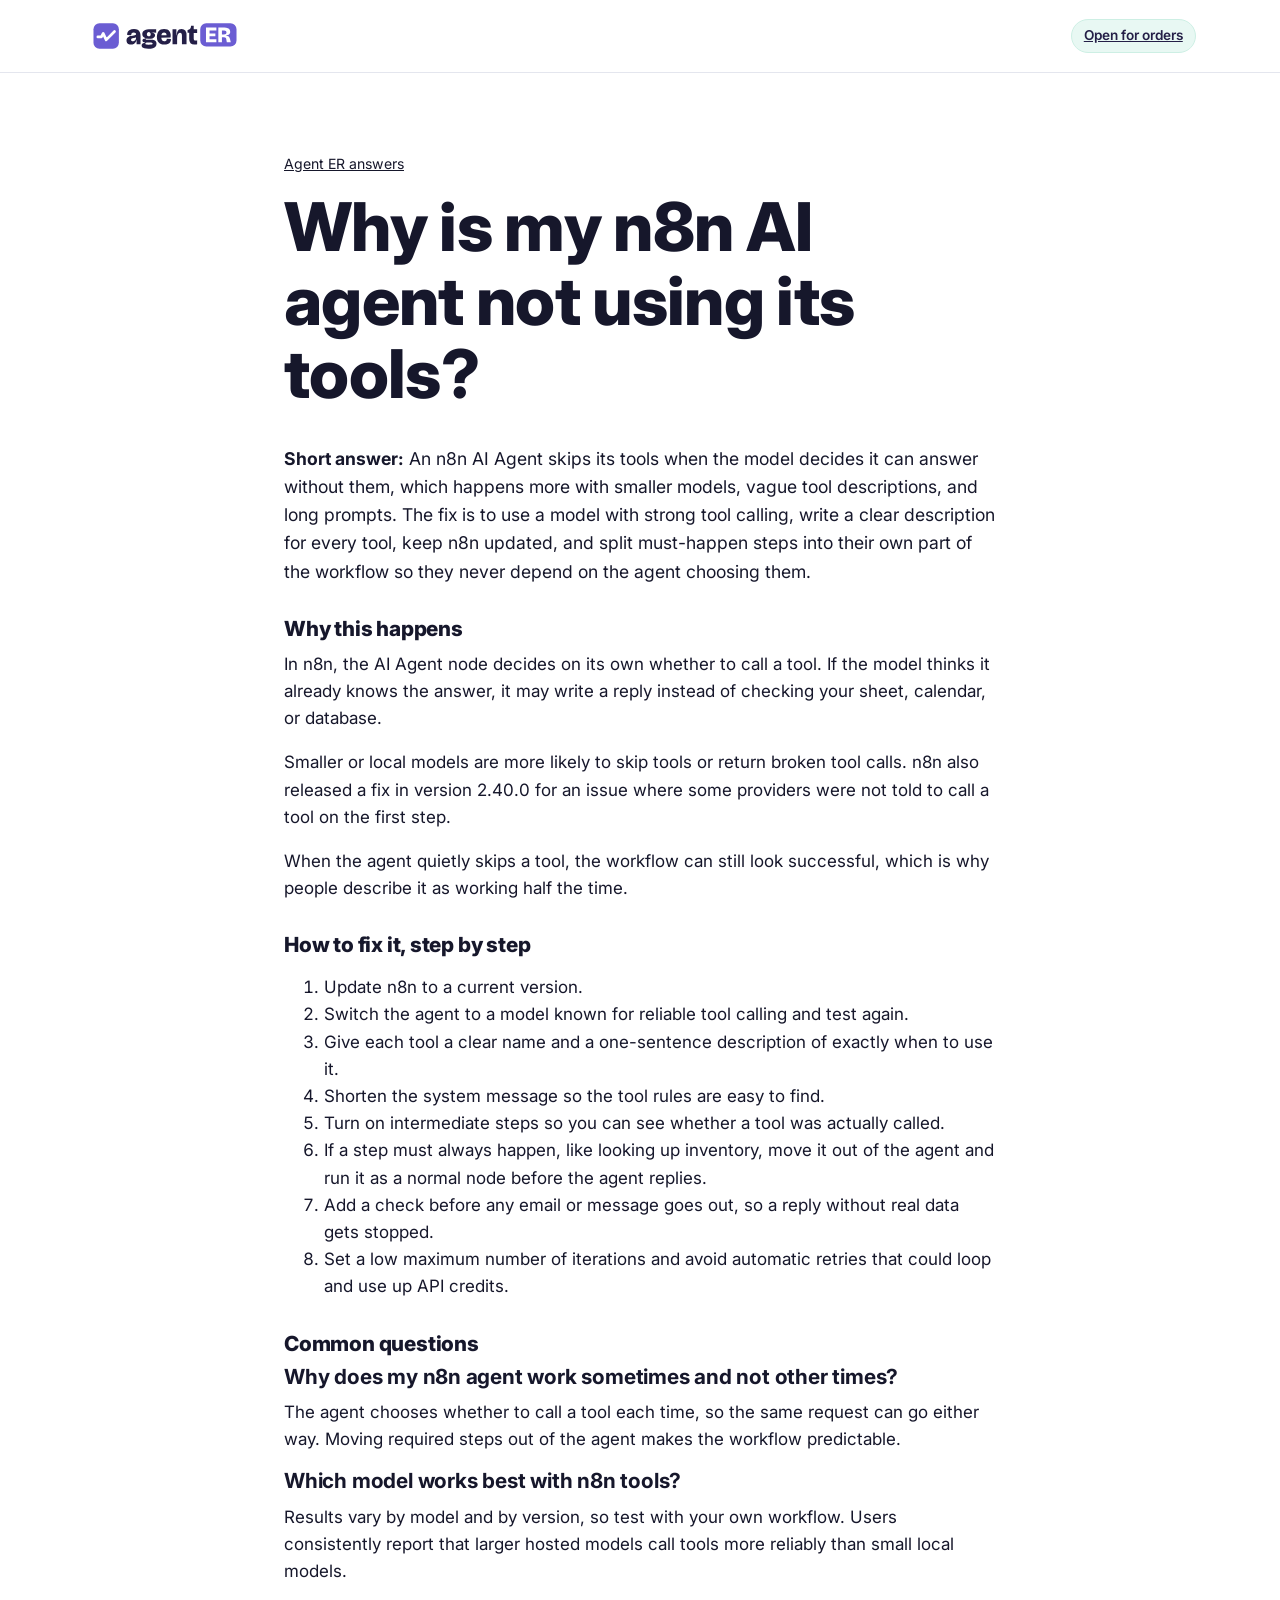
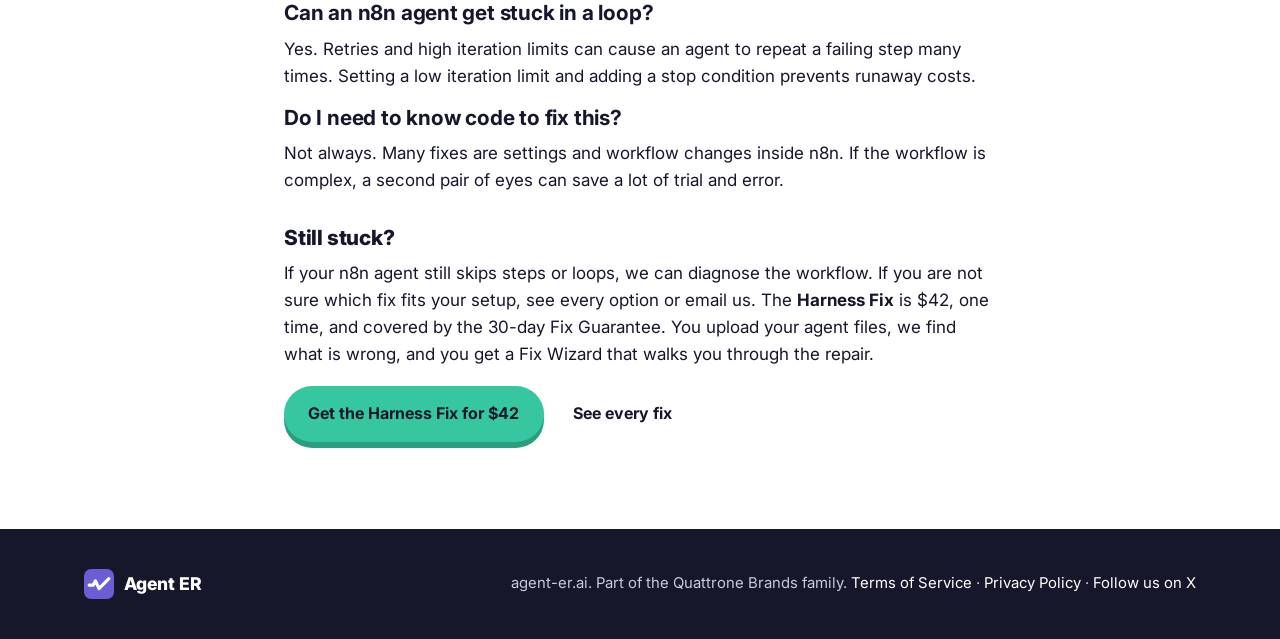
<file: answers/n8n-ai-agent-not-using-tools.html>
<!doctype html>
<html lang="en">
<head>
<meta charset="utf-8">
<meta name="viewport" content="width=device-width, initial-scale=1">
<title>Why is my n8n AI agent not using its tools? | Agent ER</title>
<meta name="description" content="An n8n AI Agent that skips its tools usually has a model, prompt, or workflow design problem. Here is how to make it reliable.">
<link rel="canonical" href="https://agent-er.ai/answers/n8n-ai-agent-not-using-tools.html">
<meta name="theme-color" content="#6B5DD3">
<meta property="og:type" content="article">
<meta property="og:site_name" content="Agent ER">
<meta property="og:url" content="https://agent-er.ai/answers/n8n-ai-agent-not-using-tools.html">
<meta property="og:title" content="Why is my n8n AI agent not using its tools?">
<meta property="og:description" content="An n8n AI Agent that skips its tools usually has a model, prompt, or workflow design problem. Here is how to make it reliable.">
<meta property="og:image" content="https://agent-er.ai/og-image.png">
<meta name="twitter:card" content="summary_large_image">
<link rel="icon" href="/favicon.svg" type="image/svg+xml">
<link rel="icon" href="/favicon-32.png" type="image/png" sizes="32x32">
<link rel="apple-touch-icon" href="/apple-touch-icon.png">
<link rel="preconnect" href="https://fonts.googleapis.com"><link rel="preconnect" href="https://fonts.gstatic.com" crossorigin><link href="https://fonts.googleapis.com/css2?family=Inter:wght@400;500;600;700;800&display=swap" rel="stylesheet">
<link rel="stylesheet" href="/styles.css">
<style>.legal{max-width:760px}.legal h2{margin-top:32px;font-size:1.3rem}.legal p,.legal li{line-height:1.6}.legal .answer{font-size:1.1rem}</style>
<script type="application/ld+json">{"@context": "https://schema.org", "@type": "FAQPage", "mainEntity": [{"@type": "Question", "name": "Why does my n8n agent work sometimes and not other times?", "acceptedAnswer": {"@type": "Answer", "text": "The agent chooses whether to call a tool each time, so the same request can go either way. Moving required steps out of the agent makes the workflow predictable."}}, {"@type": "Question", "name": "Which model works best with n8n tools?", "acceptedAnswer": {"@type": "Answer", "text": "Results vary by model and by version, so test with your own workflow. Users consistently report that larger hosted models call tools more reliably than small local models."}}, {"@type": "Question", "name": "Can an n8n agent get stuck in a loop?", "acceptedAnswer": {"@type": "Answer", "text": "Yes. Retries and high iteration limits can cause an agent to repeat a failing step many times. Setting a low iteration limit and adding a stop condition prevents runaway costs."}}, {"@type": "Question", "name": "Do I need to know code to fix this?", "acceptedAnswer": {"@type": "Answer", "text": "Not always. Many fixes are settings and workflow changes inside n8n. If the workflow is complex, a second pair of eyes can save a lot of trial and error."}}]}</script>
<script type="application/ld+json">{"@context": "https://schema.org", "@type": "Article", "headline": "Why is my n8n AI agent not using its tools?", "description": "An n8n AI Agent that skips its tools usually has a model, prompt, or workflow design problem. Here is how to make it reliable.", "datePublished": "2026-10-31", "author": {"@type": "Organization", "name": "Agent ER", "url": "https://agent-er.ai/"}, "publisher": {"@type": "Organization", "name": "Agent ER", "url": "https://agent-er.ai/"}}</script>
</head>
<body class="cs">
<header class="site-header"><div class="wrap">
<a class="cs-logo" href="/" aria-label="Agent ER home"><img src="/logo.svg" alt="Agent ER" width="176" height="48"></a>
<a class="cs-badge" href="/#order">Open for orders</a>
</div></header>
<main><section><div class="wrap legal">
<p class="note"><a href="/answers/">Agent ER answers</a></p>
<h1>Why is my n8n AI agent not using its tools?</h1>
<p class="answer"><b>Short answer:</b> An n8n AI Agent skips its tools when the model decides it can answer without them, which happens more with smaller models, vague tool descriptions, and long prompts. The fix is to use a model with strong tool calling, write a clear description for every tool, keep n8n updated, and split must-happen steps into their own part of the workflow so they never depend on the agent choosing them.</p>
<h2>Why this happens</h2>
<p>In n8n, the AI Agent node decides on its own whether to call a tool. If the model thinks it already knows the answer, it may write a reply instead of checking your sheet, calendar, or database.</p>
<p>Smaller or local models are more likely to skip tools or return broken tool calls. n8n also released a fix in version 2.40.0 for an issue where some providers were not told to call a tool on the first step.</p>
<p>When the agent quietly skips a tool, the workflow can still look successful, which is why people describe it as working half the time.</p>
<h2>How to fix it, step by step</h2>
<ol>
<li>Update n8n to a current version.</li>
<li>Switch the agent to a model known for reliable tool calling and test again.</li>
<li>Give each tool a clear name and a one-sentence description of exactly when to use it.</li>
<li>Shorten the system message so the tool rules are easy to find.</li>
<li>Turn on intermediate steps so you can see whether a tool was actually called.</li>
<li>If a step must always happen, like looking up inventory, move it out of the agent and run it as a normal node before the agent replies.</li>
<li>Add a check before any email or message goes out, so a reply without real data gets stopped.</li>
<li>Set a low maximum number of iterations and avoid automatic retries that could loop and use up API credits.</li>
</ol>
<h2>Common questions</h2>
<h3>Why does my n8n agent work sometimes and not other times?</h3>
<p>The agent chooses whether to call a tool each time, so the same request can go either way. Moving required steps out of the agent makes the workflow predictable.</p>
<h3>Which model works best with n8n tools?</h3>
<p>Results vary by model and by version, so test with your own workflow. Users consistently report that larger hosted models call tools more reliably than small local models.</p>
<h3>Can an n8n agent get stuck in a loop?</h3>
<p>Yes. Retries and high iteration limits can cause an agent to repeat a failing step many times. Setting a low iteration limit and adding a stop condition prevents runaway costs.</p>
<h3>Do I need to know code to fix this?</h3>
<p>Not always. Many fixes are settings and workflow changes inside n8n. If the workflow is complex, a second pair of eyes can save a lot of trial and error.</p>
<h2>Still stuck?</h2>
<p>If your n8n agent still skips steps or loops, we can diagnose the workflow. If you are not sure which fix fits your setup, see every option or email us. The <b>Harness Fix</b> is $42, one time, and covered by the 30-day Fix Guarantee. You upload your agent files, we find what is wrong, and you get a Fix Wizard that walks you through the repair.</p>
<p><a class="btn btn-primary" href="https://buy.stripe.com/4gMeVddaA5Dheo9bs3cMM06">Get the Harness Fix for $42</a> <a class="btn" href="/#order">See every fix</a></p>
</div></section></main>
<footer class="site-footer"><div class="wrap">
<a class="brand" href="/"><svg viewBox="0 0 1024 1024" aria-hidden="true"><rect width="1024" height="1024" rx="240" fill="#6B5DD3"/><path d="M176 548 L318 548 L392 404 L512 668 L848 330" fill="none" stroke="#FFFFFF" stroke-width="108" stroke-linecap="round" stroke-linejoin="round"/></svg><span>Agent ER</span></a>
<div>agent-er.ai. Part of the Quattrone Brands family. <a href="/terms.html">Terms of Service</a> · <a href="/privacy.html">Privacy Policy</a> · <a href="https://x.com/agenterfix" rel="noopener">Follow us on X</a></div>
</div></footer>
<script defer src='https://static.cloudflareinsights.com/beacon.min.js' data-cf-beacon='{"token": "1f5ffbe970114eb89afee65708471b24"}'></script>
</body>
</html>
</file>
<file: styles.css>
/* Agent ER brand: Option A, colorful (Quattrone Brands family) */
:root{
  /* Quattrone Brands house palette (fallback; Option A hex codes not recoverable) */
  --ink:#16172B;        /* Ink Navy: headlines, text, footers */
  --deep:#241F47;       /* Deep Navy: dark cards and sections */
  --teal:#36C6A0;       /* Signal Teal: primary buttons, go actions */
  --purple:#6B5DD3;     /* Metric Purple: figures, prices, accents */
  --white:#FFFFFF;      /* default page */
  --paper:#F7F8FA;      /* subtle panels */
  /* light tints and shades of the house colors only */
  --teal-soft:#E8F8F3; --teal-deep:#2A9F80; --purple-soft:#EFEDFB;
  --navy:var(--ink); --navy-2:#3E3F5C; --muted:#5F6078;
  --mint:var(--teal); --mint-dark:var(--teal-deep); --mint-soft:var(--teal-soft);
  --line:#E4E6EE;
  --radius:20px; --shadow:0 10px 30px rgba(22,23,43,.07);
  --head:'Inter',system-ui,sans-serif;
  --body:'Inter',system-ui,sans-serif;
  --mono:'Inter',system-ui,sans-serif; /* Inter with tabular figures (rule at end of file) */
}
*{box-sizing:border-box}
html{scroll-behavior:smooth}
body{margin:0;font-family:var(--body);color:var(--navy);background:var(--white);line-height:1.6;font-size:17px;-webkit-font-smoothing:antialiased}
h1,h2,h3,h4{font-family:var(--head);line-height:1.1;margin:0 0 .5em;letter-spacing:-.01em}
h1{font-size:clamp(2.4rem,5.6vw,4.2rem);font-weight:800}
h2{font-size:clamp(1.8rem,3.6vw,2.6rem);font-weight:800}
h3{font-size:1.3rem;font-weight:700}
p{margin:0 0 1em}
a{color:var(--navy)}
code{font-family:var(--mono);font-size:.9em;background:var(--mint-soft);padding:.1em .4em;border-radius:6px}
.wrap{max-width:1160px;margin:0 auto;padding:0 24px}
.eyebrow{display:inline-block;font-family:var(--mono);font-size:.8rem;font-weight:600;letter-spacing:.06em;text-transform:uppercase;color:var(--deep);background:var(--purple-soft);border:1px solid #DCD8F6;padding:.35em .8em;border-radius:999px;margin-bottom:1rem}
.lead{font-size:1.2rem;color:var(--navy-2);max-width:640px}
.muted{color:var(--muted)}
/* header */
.site-header{position:sticky;top:0;z-index:10;background:rgba(255,255,255,.94);backdrop-filter:blur(8px);border-bottom:1px solid var(--line)}
.site-header .wrap{display:flex;align-items:center;justify-content:space-between;gap:20px;height:72px}
.brand{display:flex;align-items:center;gap:10px;text-decoration:none;font-family:var(--head);font-weight:800;font-size:1.35rem;color:var(--navy)}
.brand svg{width:38px;height:38px;flex:none}
.nav{display:flex;align-items:center;gap:6px}
.nav a{text-decoration:none;font-weight:500;color:var(--navy-2);padding:.5em .85em;border-radius:999px;font-size:.97rem}
.nav a:hover{background:var(--mint-soft);color:var(--navy)}
.nav a.active{background:var(--mint-soft);color:var(--navy);font-weight:600}
/* buttons */
.btn{display:inline-flex;align-items:center;justify-content:center;gap:.5em;font-family:var(--body);font-weight:700;font-size:1rem;padding:.85em 1.4em;border-radius:999px;text-decoration:none;border:2px solid transparent;cursor:pointer;transition:transform .15s,box-shadow .15s}
.btn-primary{background:var(--mint);color:var(--navy);box-shadow:0 6px 0 var(--mint-dark)}
.btn-primary:hover{transform:translateY(-2px)}
.btn-ghost{background:var(--white);color:var(--navy);border-color:var(--navy)}
.btn-ghost:hover{background:var(--teal-soft)}
.btn[disabled],.btn.is-disabled{background:#EEEFF4;color:#6A6B82;box-shadow:none;border-color:var(--line);cursor:not-allowed;transform:none}
.btn-row{display:flex;flex-wrap:wrap;gap:14px;margin-top:1.6rem}
.nav .btn{padding:.55em 1.1em;font-size:.95rem;margin-left:6px;box-shadow:0 4px 0 var(--mint-dark)}
/* hero */
.hero{padding:80px 0 70px;position:relative;overflow:hidden}
.hero .wrap{display:grid;grid-template-columns:1.15fr .85fr;gap:48px;align-items:center}
.hero-art{position:relative;aspect-ratio:1/1;max-width:440px;justify-self:center;width:100%}
.blob{position:absolute;border-radius:50%}
.hero-card{position:absolute;inset:12% 8%;background:var(--white);border-radius:28px;box-shadow:var(--shadow);border:1px solid var(--line);display:flex;flex-direction:column;justify-content:center;padding:28px}
.hero-card .monitor{width:100%;height:auto}
.hero-card .status{font-family:var(--mono);font-size:.85rem;color:var(--muted);margin-top:14px;display:flex;justify-content:space-between;gap:10px}
.hero-card .status b{color:var(--ink)}
.page-hero{padding:70px 0 40px}
.page-hero .lead{margin-bottom:0}
/* sections */
section{padding:70px 0}
.section-head{max-width:720px;margin-bottom:36px}
.band-mint{background:var(--teal-soft)}
.band-sun{background:var(--paper)}
.band-sky{background:var(--purple-soft)}
.band-lilac{background:var(--deep);color:var(--white)}
.band-lilac .lead{color:#D9D7EE}
.band-lilac .eyebrow{background:rgba(255,255,255,.1);border-color:rgba(255,255,255,.22);color:var(--white)}
.grid{display:grid;gap:22px}
.g2{grid-template-columns:repeat(2,1fr)}.g3{grid-template-columns:repeat(3,1fr)}.g5{grid-template-columns:repeat(5,1fr)}
.card{background:var(--white);border:1px solid var(--line);border-radius:var(--radius);padding:26px;box-shadow:var(--shadow);display:flex;flex-direction:column}
.card p{color:var(--navy-2);font-size:.98rem}
.chip{width:46px;height:46px;border-radius:14px;display:grid;place-items:center;margin-bottom:16px;font-family:var(--mono);font-weight:700;font-size:1rem}
.c-mint{background:var(--teal-soft)}.c-sun{background:var(--paper);border:1px solid var(--line)}.c-sky{background:var(--purple-soft)}.c-lilac{background:var(--purple-soft)}.c-peach{background:var(--paper);border:1px solid var(--line)}
/* price cards */
.price{font-family:var(--head);font-weight:800;font-size:2.4rem;line-height:1;margin:.2em 0 .1em;color:var(--purple)}
.price small{font-family:var(--body);font-size:.9rem;font-weight:500;color:var(--muted)}
.price-card .btn{margin-top:auto;width:100%}
.price-card p{flex:1}
.price-card.featured{border:2px solid var(--mint);position:relative}
.tag{position:absolute;top:-13px;left:24px;background:var(--purple);color:var(--white);font-weight:700;font-size:.78rem;padding:.3em .8em;border-radius:999px;font-family:var(--mono)}
.fix-row{display:grid;grid-template-columns:repeat(5,1fr);gap:18px}
.fix-row .card{padding:22px}
.fix-row .price{font-size:2rem}
.fix-row h3{font-size:1.12rem}
.price{margin-bottom:.35em !important}
/* guarantee */
.guarantee{display:grid;grid-template-columns:auto 1fr;gap:28px;align-items:center;background:var(--white);border-radius:28px;padding:34px 38px;border:2px dashed var(--teal)}
.seal{width:110px;height:110px;border-radius:50%;background:var(--deep);display:grid;place-items:center;text-align:center;font-family:var(--head);font-weight:800;line-height:1;color:var(--white);box-shadow:inset 0 0 0 6px var(--teal)}
.seal span{font-size:2.2rem;display:block}
.seal small{font-size:.75rem;font-family:var(--mono);font-weight:600}
/* steps */
.steps{counter-reset:step;display:grid;gap:22px}
.step{display:grid;grid-template-columns:72px 1fr;gap:22px;align-items:start;background:var(--white);border:1px solid var(--line);border-radius:var(--radius);padding:26px;box-shadow:var(--shadow)}
.step-num{width:72px;height:72px;border-radius:22px;display:grid;place-items:center;font-family:var(--head);font-weight:800;font-size:1.8rem}
.step p:last-child{margin-bottom:0}
.mini-steps{display:grid;grid-template-columns:repeat(5,1fr);gap:16px;list-style:none;padding:0;margin:0}
.mini-steps li{background:var(--white);border-radius:18px;padding:20px;border:1px solid var(--line)}
.mini-steps b{display:block;font-family:var(--head);font-size:1.1rem;margin:8px 0 4px}
.mini-steps span{font-size:.93rem;color:var(--navy-2)}
.mini-steps .n{font-family:var(--mono);font-size:.8rem;font-weight:700;color:var(--purple)}
/* wizard mock */
.wizard{background:var(--white);border:1px solid var(--line);border-radius:18px;box-shadow:var(--shadow);overflow:hidden;font-size:.92rem}
.wizard-top{display:flex;gap:6px;padding:10px 14px;background:var(--paper);border-bottom:1px solid var(--line)}
.wizard-top i{width:10px;height:10px;border-radius:50%;display:block}
.wizard-body{padding:18px}
.wizard-body .bar{height:8px;border-radius:9px;background:var(--mint-soft);overflow:hidden;margin:10px 0 14px}
.wizard-body .bar i{display:block;height:100%;width:66%;background:var(--mint)}
.wizard-body .btn{padding:.5em 1em;font-size:.9rem;box-shadow:0 3px 0 var(--mint-dark)}
/* faq */
.faq{max-width:820px}
.faq details{background:var(--white);border:1px solid var(--line);border-radius:16px;margin-bottom:14px;padding:4px 22px;box-shadow:0 4px 14px rgba(22,23,43,.05)}
.faq summary{cursor:pointer;font-family:var(--head);font-weight:700;font-size:1.15rem;padding:16px 0;list-style:none;display:flex;justify-content:space-between;gap:16px}
.faq summary::-webkit-details-marker{display:none}
.faq summary::after{content:'+';font-family:var(--mono);color:var(--purple);font-size:1.4rem;line-height:1}
.faq details[open] summary::after{content:'\2212'}
.faq details p{color:var(--navy-2)}
/* vitals */
.vitals{display:grid;grid-template-columns:1fr 1fr;gap:40px;align-items:center;background:var(--white);border-radius:28px;padding:44px;border:1px solid var(--line);box-shadow:var(--shadow)}
.signup{display:flex;gap:10px;flex-wrap:wrap}
.signup input{flex:1;min-width:200px;font:inherit;padding:.85em 1.1em;border-radius:999px;border:2px solid var(--line);background:var(--paper);color:var(--muted)}
.note{font-size:.88rem;color:var(--muted);margin-top:10px}
/* table */
.compare{width:100%;border-collapse:separate;border-spacing:0;background:var(--white);border-radius:var(--radius);overflow:hidden;border:1px solid var(--line);font-size:.97rem}
.compare th,.compare td{padding:14px 18px;text-align:left;border-bottom:1px solid var(--line);vertical-align:top}
.compare th{background:var(--teal-soft);font-family:var(--head)}
.compare tr:last-child td{border-bottom:0}
.table-scroll{overflow-x:auto;-webkit-overflow-scrolling:touch;border-radius:var(--radius)}
.table-scroll .compare{min-width:680px}
/* rhett */
.rhett{display:grid;grid-template-columns:auto 1fr;gap:28px;align-items:center}
.avatar{width:120px;height:120px;border-radius:32px;background:linear-gradient(135deg,var(--teal),var(--purple));display:grid;place-items:center}
.avatar svg{width:70px;height:70px}
/* cta + footer */
.cta{text-align:center}
.cta .lead{margin:0 auto}
.cta .btn-row{justify-content:center}
.site-footer{padding:40px 0;background:var(--ink);font-size:.93rem;color:#C9CADB}
.site-footer .wrap{display:flex;justify-content:space-between;align-items:center;gap:20px;flex-wrap:wrap}
.site-footer nav{display:flex;gap:18px;flex-wrap:wrap}
.site-footer a{color:var(--white);text-decoration:none}
.site-footer a:hover{text-decoration:underline}
.site-footer .brand{font-size:1.1rem;color:var(--white)}
.site-footer .brand svg rect{stroke:rgba(255,255,255,.25);stroke-width:1.5}
.site-footer .brand svg{width:30px;height:30px}
/* responsive */
@media (max-width:1020px){
  .fix-row{grid-template-columns:repeat(3,1fr)}
  .mini-steps{grid-template-columns:repeat(3,1fr)}
  .g5{grid-template-columns:repeat(3,1fr)}
}
@media (max-width:820px){
  body{font-size:16px}
  .site-header .wrap{height:auto;flex-direction:column;align-items:flex-start;gap:8px;padding-top:12px;padding-bottom:10px}
  .nav{width:100%;overflow-x:auto;gap:2px;padding-bottom:2px;scrollbar-width:none}
  .nav a{white-space:nowrap;padding:.45em .7em;font-size:.92rem}
  .nav .btn{display:none}
  .hero{padding:44px 0 40px}
  .hero .wrap,.vitals,.g2,.g3{grid-template-columns:1fr}
  .hero-art{max-width:340px}
  .fix-row,.mini-steps,.g5{grid-template-columns:1fr 1fr}
  .guarantee{grid-template-columns:1fr;text-align:center;justify-items:center;padding:28px 22px}
  .vitals{padding:28px 22px;gap:20px}
  section{padding:50px 0}
  .page-hero{padding:44px 0 20px}
  .step{grid-template-columns:1fr;gap:14px;padding:22px}
  .step-num{width:56px;height:56px;font-size:1.4rem;border-radius:16px}
  .rhett{grid-template-columns:1fr}
  .btn-row .btn{flex:1 1 auto}
}
@media (max-width:480px){
  .fix-row,.mini-steps,.g5{grid-template-columns:1fr}
  .fix-row{gap:14px}
  .fix-row .card{display:grid;grid-template-columns:auto 1fr auto;column-gap:14px;align-items:center;padding:18px}
  .fix-row .chip{margin:0;width:42px;height:42px}
  .fix-row h3{margin:0;min-height:0}
  .fix-row .price{margin:0 !important;font-size:1.7rem;text-align:right}
  .fix-row .price small{display:block;font-size:.75rem}
  .fix-row p,.fix-row .btn{grid-column:1/-1;margin:12px 0 0}
  .hero-art{aspect-ratio:5/4}
  .hero-card{inset:6% 4%}
}
/* Vitals Checkup */
.checklist{list-style:none;padding:0;margin:4px 0 10px}
.checklist li{position:relative;padding-left:34px;margin-bottom:12px;color:var(--navy-2);font-size:.98rem}
.checklist li::before{content:'';position:absolute;left:0;top:2px;width:22px;height:22px;border-radius:7px;background:var(--mint) url("data:image/svg+xml,%3Csvg xmlns='http://www.w3.org/2000/svg' viewBox='0 0 24 24'%3E%3Cpolyline points='6,12 10,16 18,8' fill='none' stroke='%2316172B' stroke-width='3' stroke-linecap='round' stroke-linejoin='round'/%3E%3C/svg%3E") center/16px no-repeat}
.checklist b{color:var(--navy)}
.table-scroll .checkup-table{min-width:0}
.checkup-table td{vertical-align:middle}
.checkup-table .mprice{font-family:var(--head);font-weight:800;font-size:1.35rem;white-space:nowrap;color:var(--purple)}
.checkup-table .mprice small{font-family:var(--body);font-weight:500;font-size:.8rem;color:var(--muted)}
.checkup-table .btn{padding:.55em 1em;font-size:.9rem;white-space:nowrap}
@media (max-width:480px){.checkup-table th,.checkup-table td{padding:12px 10px}.checkup-table .mprice small{display:block}}
/* Founder */
.founder-line{font-size:.92rem !important;color:var(--deep) !important;background:var(--teal-soft);border-radius:12px;padding:10px 12px;flex:0 !important}
.addon{margin-top:26px;display:grid;grid-template-columns:auto 1fr auto;gap:24px;align-items:center;background:var(--white);border:1px solid var(--line);border-radius:var(--radius);padding:24px 28px;box-shadow:var(--shadow)}
.addon .eyebrow{margin-bottom:.5rem}
.addon h3{margin-bottom:.35em}
.addon p{margin:0;color:var(--navy-2);font-size:.98rem;max-width:620px}
.addon-icon{width:64px;height:64px;border-radius:18px;background:var(--ink);display:grid;place-items:center}
.addon-icon svg{width:44px;height:44px}
.addon-buy{text-align:center;min-width:190px}
.addon-buy .price{font-size:2.2rem}
.addon-buy .btn{width:100%;margin-top:10px}
.band-lilac .btn-ghost{background:transparent;color:var(--white);border-color:rgba(255,255,255,.7)}
.band-lilac .btn-ghost:hover{background:rgba(255,255,255,.1)}
.rhett .lead + .lead{margin-top:-.2em}
@media (max-width:820px){.addon{grid-template-columns:1fr;padding:22px}.addon-buy{text-align:left}}
/* Inter for everything (brand book v1.1): mono roles use Inter with tabular figures */
code,.eyebrow,.hero-card .status,.chip,.tag,.seal small,.mini-steps .n,.faq summary::after,.price,.mprice{font-variant-numeric:tabular-nums}
/* Coming-soon page */
[hidden]{display:none !important}
.sr-only{position:absolute;width:1px;height:1px;padding:0;margin:-1px;overflow:hidden;clip:rect(0,0,0,0);white-space:nowrap;border:0}
.cs{display:flex;flex-direction:column;min-height:100vh}
.cs main{flex:1}
.cs-logo{display:flex;align-items:center}
.cs-logo img{height:44px;width:auto;display:block}
.cs-badge{font-size:.85rem;font-weight:600;color:var(--deep);background:var(--teal-soft);border:1px solid #CDEFE4;padding:.4em .9em;border-radius:999px}
.cs .site-header .wrap{flex-direction:row;align-items:center}
.cs-hero .wrap{grid-template-columns:1.1fr .9fr;align-items:center}
.cs-hero h1{font-size:clamp(2.3rem,5vw,3.8rem)}
.cs-hero .lead + .lead{margin-top:-.2em}
.cs-signup{padding:32px;border-radius:28px}
.cs-signup .eyebrow{align-self:flex-start}
.cs-signup h2{font-size:clamp(1.6rem,3vw,2.1rem)}
.cs-signup .signup input{color:var(--ink)}
.cs-signup .signup input:focus{outline:none;border-color:var(--purple);background:var(--white)}
.cs-signup .signup .btn{flex:0 0 auto}
.cs-thanks{background:var(--teal-soft);border:1px solid #CDEFE4;border-radius:16px;padding:16px 18px;color:var(--ink)}
.cs-points .card h3{margin-bottom:.4em}
.cs-points .card p{margin:0}
.cs-points .fig{color:var(--purple);font-variant-numeric:tabular-nums}
.cs-thanks-page{padding:90px 0}
.cs-thanks-page .wrap{max-width:760px}
.cs-club-head{display:flex;align-items:center;justify-content:space-between;gap:18px}
.cs-club-head h2{margin-bottom:0}
.cs-club-head + p{margin-top:.9em}
.cs-sadbot{display:block;flex:0 0 auto;width:120px;height:120px}
.cs-sadbot-thanks{width:140px;height:140px;margin-bottom:1rem}
@media (max-width:820px){
  .cs .site-header .wrap{flex-direction:row;padding-top:12px;padding-bottom:12px}
  .cs-logo img{height:36px}
  .cs-hero .wrap{grid-template-columns:1fr}
  .cs-signup{padding:24px 20px}
  .cs-signup .signup .btn{flex:1 1 100%}
  .cs-sadbot{width:84px;height:84px}
  .cs-sadbot-thanks{width:104px;height:104px}
}
</file>
